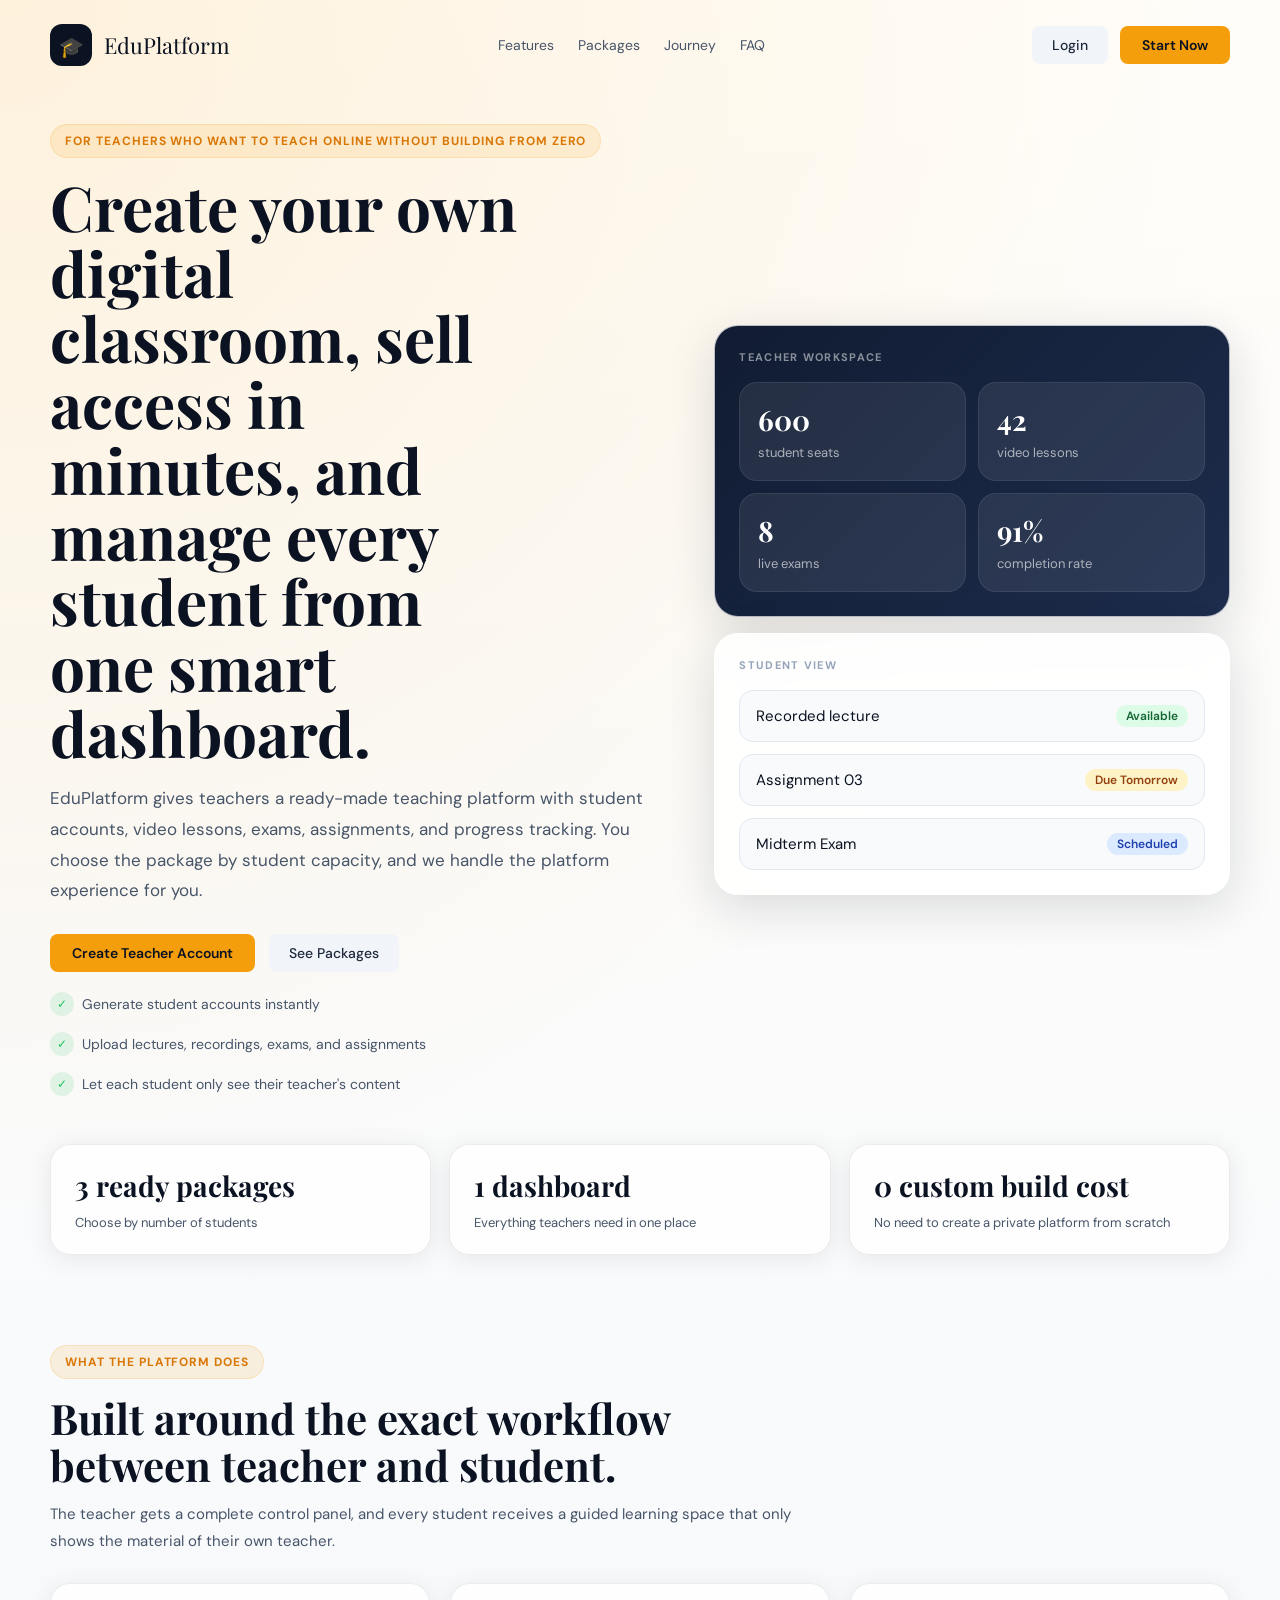
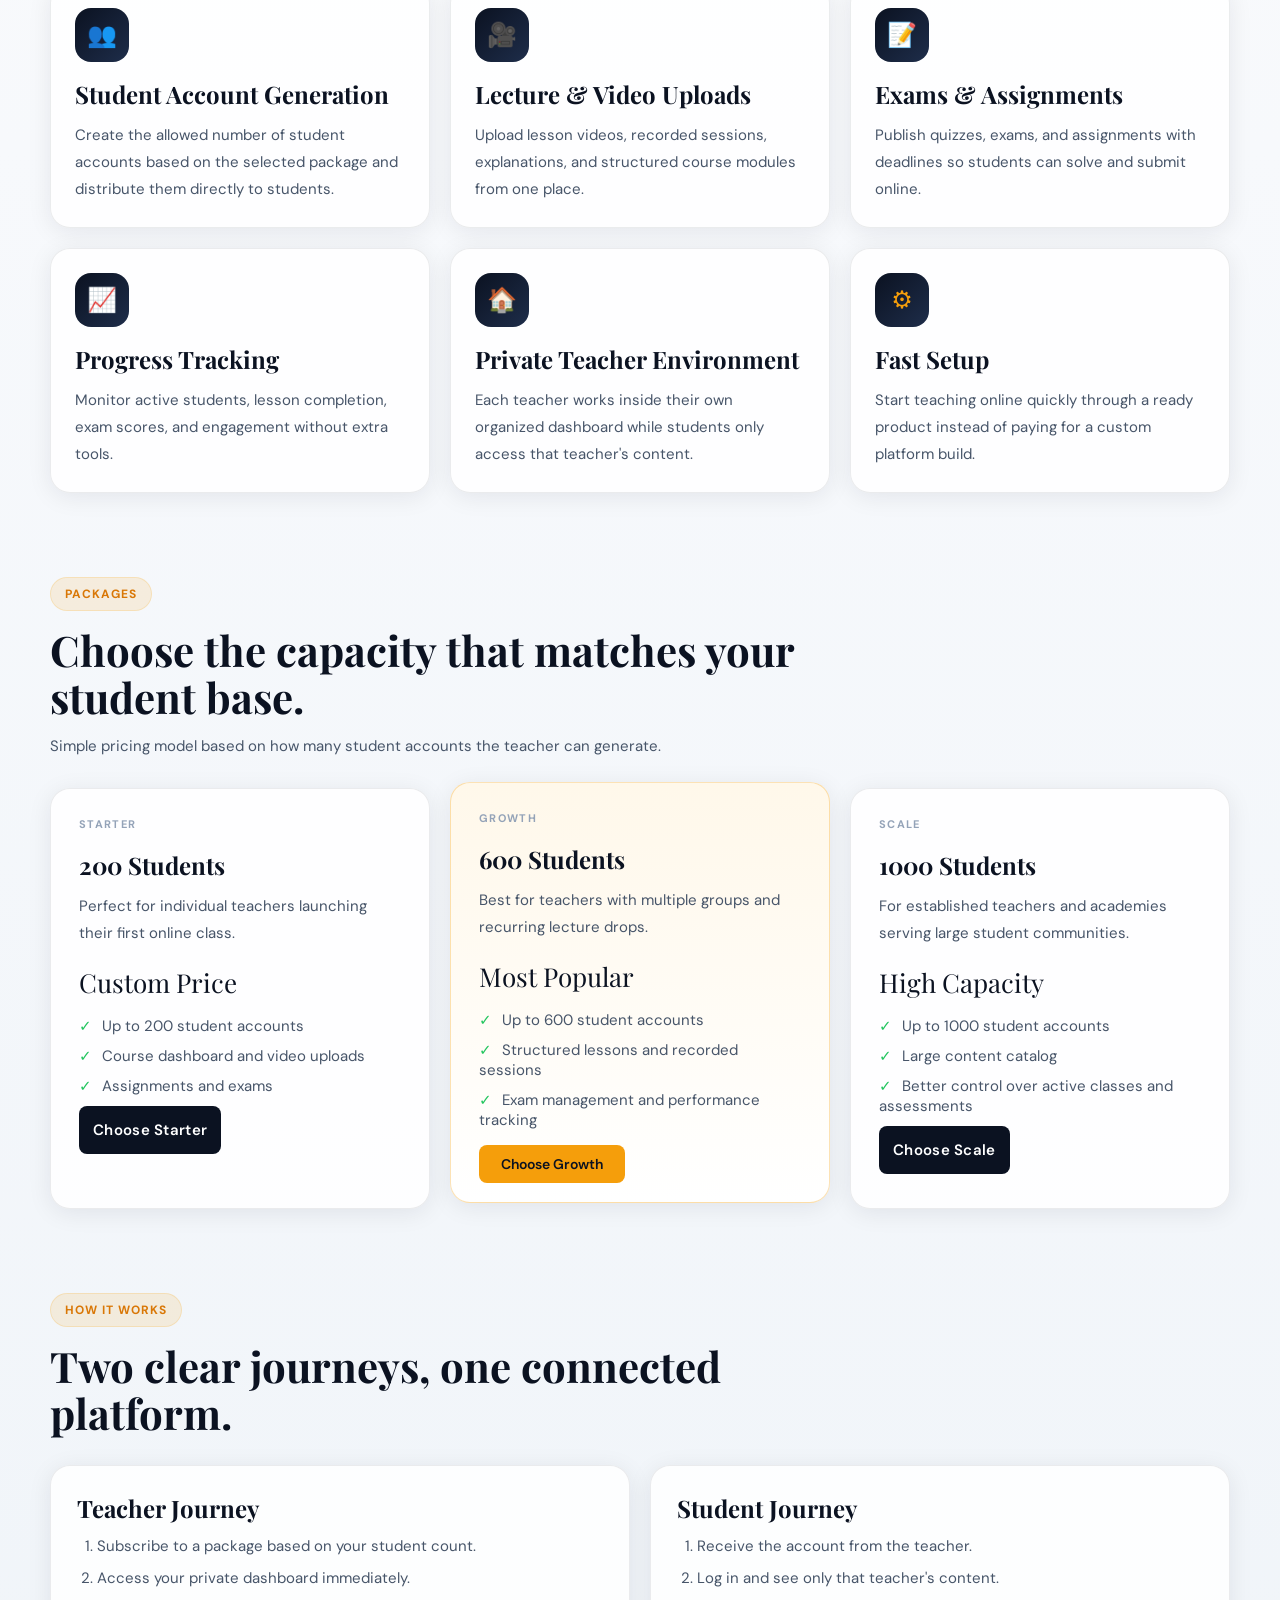
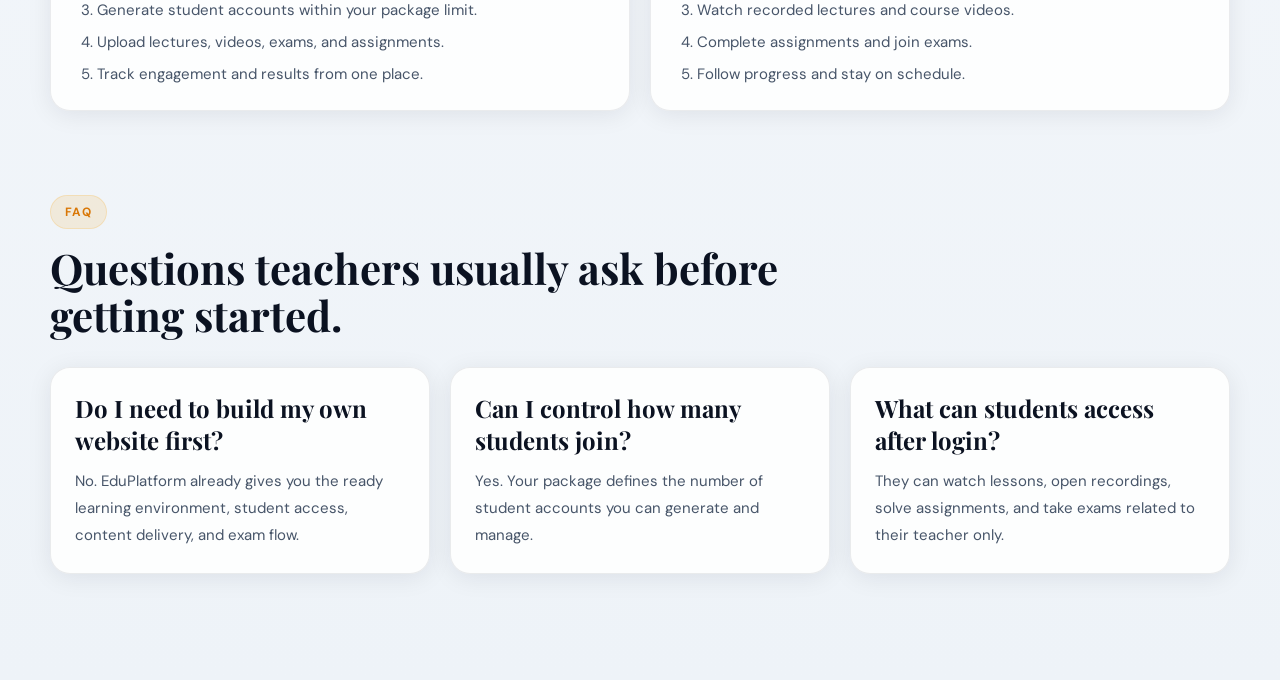
<file: index.html>
<!DOCTYPE html>
<html lang="en">
<head>
  <meta charset="UTF-8" />
  <meta name="viewport" content="width=device-width, initial-scale=1.0" />
  <title>EduPlatform - Launch Your Teaching Platform</title>
  <link rel="stylesheet" href="css/style.css" />
</head>
<body class="landing-body">
  <header class="landing-header">
    <a href="index.html" class="landing-brand">
      <span class="landing-brand__mark">&#127891;</span>
      <span>EduPlatform</span>
    </a>

    <nav class="landing-nav">
      <a href="#features">Features</a>
      <a href="#packages">Packages</a>
      <a href="#journey">Journey</a>
      <a href="#faq">FAQ</a>
    </nav>

    <div class="landing-actions">
      <a href="login.html" class="btn-secondary">Login</a>
      <a href="register.html" class="btn-amber">Start Now</a>
    </div>
  </header>

  <main class="landing-main">
    <section class="hero-section">
      <div>
        <div class="eyebrow">For Teachers Who Want To Teach Online Without Building From Zero</div>
        <h1 class="hero-title">Create your own digital classroom, sell access in minutes, and manage every student from one smart dashboard.</h1>
        <p class="hero-copy">
          EduPlatform gives teachers a ready-made teaching platform with student accounts, video lessons,
          exams, assignments, and progress tracking. You choose the package by student capacity, and we
          handle the platform experience for you.
        </p>

        <div class="hero-actions">
          <a href="register.html" class="btn-amber">Create Teacher Account</a>
          <a href="#packages" class="btn-secondary">See Packages</a>
        </div>

        <div class="hero-points">
          <div class="hero-point"><span>&#10003;</span> Generate student accounts instantly</div>
          <div class="hero-point"><span>&#10003;</span> Upload lectures, recordings, exams, and assignments</div>
          <div class="hero-point"><span>&#10003;</span> Let each student only see their teacher's content</div>
        </div>
      </div>

      <div class="hero-panel">
        <div class="hero-panel__card hero-panel__card--dark">
          <div class="mini-label">Teacher Workspace</div>
          <div class="hero-stat-grid">
            <div class="hero-stat-card">
              <strong>600</strong>
              <span>student seats</span>
            </div>
            <div class="hero-stat-card">
              <strong>42</strong>
              <span>video lessons</span>
            </div>
            <div class="hero-stat-card">
              <strong>8</strong>
              <span>live exams</span>
            </div>
            <div class="hero-stat-card">
              <strong>91%</strong>
              <span>completion rate</span>
            </div>
          </div>
        </div>

        <div class="hero-panel__card">
          <div class="mini-label">Student View</div>
          <div class="student-preview">
            <div class="student-preview__row">
              <span>Recorded lecture</span>
              <span class="badge badge-green">Available</span>
            </div>
            <div class="student-preview__row">
              <span>Assignment 03</span>
              <span class="badge badge-amber">Due Tomorrow</span>
            </div>
            <div class="student-preview__row">
              <span>Midterm Exam</span>
              <span class="badge badge-blue">Scheduled</span>
            </div>
          </div>
        </div>
      </div>
    </section>

    <section class="landing-metrics">
      <div class="metric-box">
        <strong>3 ready packages</strong>
        <span>Choose by number of students</span>
      </div>
      <div class="metric-box">
        <strong>1 dashboard</strong>
        <span>Everything teachers need in one place</span>
      </div>
      <div class="metric-box">
        <strong>0 custom build cost</strong>
        <span>No need to create a private platform from scratch</span>
      </div>
    </section>

    <section class="landing-section" id="features">
      <div class="section-copy">
        <div class="eyebrow">What The Platform Does</div>
        <h2>Built around the exact workflow between teacher and student.</h2>
        <p>
          The teacher gets a complete control panel, and every student receives a guided learning space
          that only shows the material of their own teacher.
        </p>
      </div>

      <div class="feature-grid">
        <article class="feature-card">
          <div class="feature-icon">&#128101;</div>
          <h3>Student Account Generation</h3>
          <p>Create the allowed number of student accounts based on the selected package and distribute them directly to students.</p>
        </article>
        <article class="feature-card">
          <div class="feature-icon">&#127909;</div>
          <h3>Lecture & Video Uploads</h3>
          <p>Upload lesson videos, recorded sessions, explanations, and structured course modules from one place.</p>
        </article>
        <article class="feature-card">
          <div class="feature-icon">&#128221;</div>
          <h3>Exams & Assignments</h3>
          <p>Publish quizzes, exams, and assignments with deadlines so students can solve and submit online.</p>
        </article>
        <article class="feature-card">
          <div class="feature-icon">&#128200;</div>
          <h3>Progress Tracking</h3>
          <p>Monitor active students, lesson completion, exam scores, and engagement without extra tools.</p>
        </article>
        <article class="feature-card">
          <div class="feature-icon">&#127968;</div>
          <h3>Private Teacher Environment</h3>
          <p>Each teacher works inside their own organized dashboard while students only access that teacher's content.</p>
        </article>
        <article class="feature-card">
          <div class="feature-icon">&#9881;</div>
          <h3>Fast Setup</h3>
          <p>Start teaching online quickly through a ready product instead of paying for a custom platform build.</p>
        </article>
      </div>
    </section>

    <section class="landing-section" id="packages">
      <div class="section-copy">
        <div class="eyebrow">Packages</div>
        <h2>Choose the capacity that matches your student base.</h2>
        <p>Simple pricing model based on how many student accounts the teacher can generate.</p>
      </div>

      <div class="pricing-grid">
        <article class="price-card">
          <div class="mini-label">Starter</div>
          <h3>200 Students</h3>
          <p>Perfect for individual teachers launching their first online class.</p>
          <div class="price-tag">Custom Price</div>
          <ul class="price-list">
            <li>Up to 200 student accounts</li>
            <li>Course dashboard and video uploads</li>
            <li>Assignments and exams</li>
          </ul>
          <a href="register.html" class="btn-primary">Choose Starter</a>
        </article>

        <article class="price-card price-card--featured">
          <div class="mini-label">Growth</div>
          <h3>600 Students</h3>
          <p>Best for teachers with multiple groups and recurring lecture drops.</p>
          <div class="price-tag">Most Popular</div>
          <ul class="price-list">
            <li>Up to 600 student accounts</li>
            <li>Structured lessons and recorded sessions</li>
            <li>Exam management and performance tracking</li>
          </ul>
          <a href="register.html" class="btn-amber">Choose Growth</a>
        </article>

        <article class="price-card">
          <div class="mini-label">Scale</div>
          <h3>1000 Students</h3>
          <p>For established teachers and academies serving large student communities.</p>
          <div class="price-tag">High Capacity</div>
          <ul class="price-list">
            <li>Up to 1000 student accounts</li>
            <li>Large content catalog</li>
            <li>Better control over active classes and assessments</li>
          </ul>
          <a href="register.html" class="btn-primary">Choose Scale</a>
        </article>
      </div>
    </section>

    <section class="landing-section" id="journey">
      <div class="section-copy">
        <div class="eyebrow">How It Works</div>
        <h2>Two clear journeys, one connected platform.</h2>
      </div>

      <div class="journey-grid">
        <div class="journey-card">
          <h3>Teacher Journey</h3>
          <ol class="journey-list">
            <li>Subscribe to a package based on your student count.</li>
            <li>Access your private dashboard immediately.</li>
            <li>Generate student accounts within your package limit.</li>
            <li>Upload lectures, videos, exams, and assignments.</li>
            <li>Track engagement and results from one place.</li>
          </ol>
        </div>

        <div class="journey-card">
          <h3>Student Journey</h3>
          <ol class="journey-list">
            <li>Receive the account from the teacher.</li>
            <li>Log in and see only that teacher's content.</li>
            <li>Watch recorded lectures and course videos.</li>
            <li>Complete assignments and join exams.</li>
            <li>Follow progress and stay on schedule.</li>
          </ol>
        </div>
      </div>
    </section>

    <section class="landing-section" id="faq">
      <div class="section-copy">
        <div class="eyebrow">FAQ</div>
        <h2>Questions teachers usually ask before getting started.</h2>
      </div>

      <div class="faq-list">
        <article class="faq-item">
          <h3>Do I need to build my own website first?</h3>
          <p>No. EduPlatform already gives you the ready learning environment, student access, content delivery, and exam flow.</p>
        </article>
        <article class="faq-item">
          <h3>Can I control how many students join?</h3>
          <p>Yes. Your package defines the number of student accounts you can generate and manage.</p>
        </article>
        <article class="faq-item">
          <h3>What can students access after login?</h3>
          <p>They can watch lessons, open recordings, solve assignments, and take exams related to their teacher only.</p>
        </article>
      </div>
    </section>
  </main>
</body>
</html>
</file>
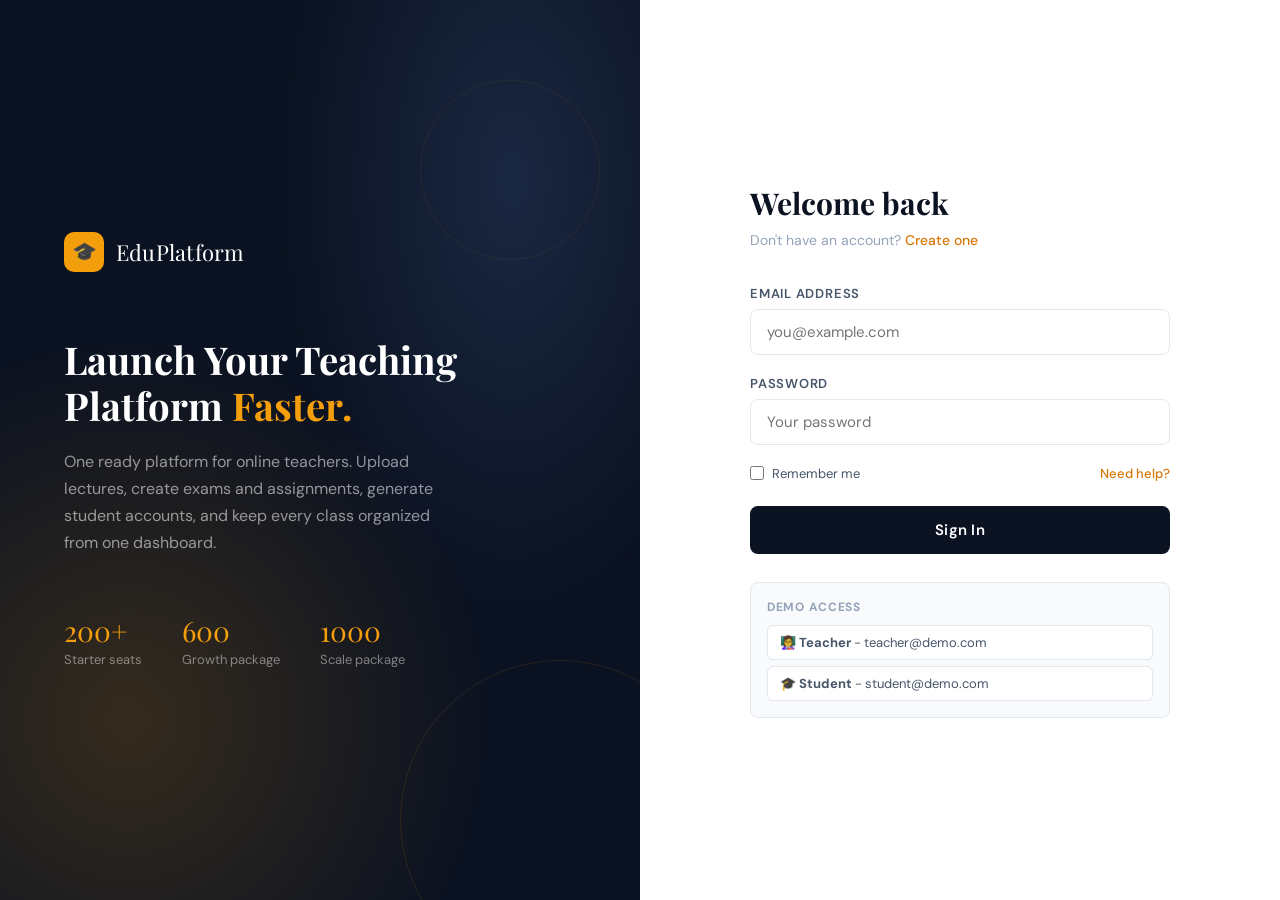
<file: course-details.html>
<!DOCTYPE html>
<html lang="en">
<head>
  <meta charset="UTF-8" />
  <meta name="viewport" content="width=device-width, initial-scale=1.0" />
  <title>Course Details - EduPlatform</title>
  <link rel="stylesheet" href="css/style.css" />
</head>
<body>

<div id="sidebar-overlay" style="display:none;position:fixed;inset:0;background:rgba(0,0,0,0.5);z-index:99"></div>

<div class="app-shell">
  <aside class="sidebar" id="sidebar">
    <div class="sidebar__logo">
      <div class="sidebar__logo-mark">&#127891;</div>
      <span class="sidebar__logo-name">EduPlatform</span>
    </div>
    <div class="sidebar__user">
      <div class="sidebar__avatar" id="sidebar-avatar">U</div>
      <div>
        <div class="sidebar__user-name" id="sidebar-user-name">Loading...</div>
        <div class="sidebar__user-role" id="sidebar-user-role">-</div>
      </div>
    </div>
    <nav class="sidebar__nav" id="sidebar-nav"></nav>
    <div class="sidebar__bottom">
      <button class="sidebar__logout" id="logout-btn">
        <span class="nav-icon">&#128682;</span> Sign Out
      </button>
    </div>
  </aside>

  <div class="main-content">
    <header class="topbar">
      <div class="topbar__left">
        <button class="menu-toggle" id="menu-toggle">&#9776;</button>
        <button class="sidebar-peek-toggle" id="sidebar-peek-toggle" title="Toggle sidebar">&#9776;</button>
        <div>
          <div class="topbar__title" id="page-title">Course Details</div>
          <div class="topbar__breadcrumb">
            <a href="dashboard.html">Home</a> &rsaquo;
            <a href="courses.html">Courses</a> &rsaquo;
            <span id="course-title-crumb">Loading...</span>
          </div>
        </div>
      </div>
      <div class="topbar__right">
        <div class="topbar-search">
          <span class="search-icon">&#128269;</span>
          <input type="text" placeholder="Search..." />
        </div>
        <div style="font-size:13px;font-weight:600;color:var(--navy)" id="topbar-user-name"></div>
      </div>
    </header>

    <main class="page-body" id="course-content">
      <div style="display:flex;align-items:center;justify-content:center;min-height:50vh">
        <div style="width:40px;height:40px;border:3px solid #e2e8f0;border-top-color:#f59e0b;border-radius:50%;animation:spin 0.7s linear infinite"></div>
      </div>
    </main>
  </div>
</div>

<div class="modal-overlay" id="add-lesson-modal">
  <div class="modal">
    <div class="modal-header">
      <div class="modal-title">Add New Lesson</div>
      <button class="modal-close" data-close-modal="add-lesson-modal">&times;</button>
    </div>
    <form id="add-lesson-form" novalidate>
      <div class="form-group">
        <label>Lesson Title</label>
        <input type="text" id="lesson-title" placeholder="e.g. Variables and Data Types" />
        <div class="field-error"></div>
      </div>
      <div class="form-row">
        <div class="form-group">
          <label>Type</label>
          <select id="lesson-type">
            <option value="video">Video</option>
            <option value="article">Article</option>
            <option value="quiz">Quiz</option>
          </select>
        </div>
        <div class="form-group">
          <label>Duration</label>
          <input type="text" id="lesson-duration" placeholder="e.g. 14 min" />
        </div>
      </div>
      <div class="form-group">
        <label>Video URL (optional)</label>
        <input type="url" id="lesson-url" placeholder="https://..." />
      </div>
      <div class="form-group">
        <label>Description</label>
        <textarea id="lesson-desc" rows="3" placeholder="Brief description..." style="resize:vertical"></textarea>
      </div>
      <div class="modal-footer">
        <button type="button" class="btn-secondary" data-close-modal="add-lesson-modal">Cancel</button>
        <button type="submit" class="btn-amber" id="add-lesson-btn">Add Lesson</button>
      </div>
    </form>
  </div>
</div>

<script src="js/main.js"></script>
<script>
  requireAuth();
  populateSidebarUser();

  const user = getUser();
  const isTeacher = user?.role === 'teacher';
  const courseId = getParam('id') || '1';
  if (!isTeacher) document.body.classList.add('student-shell');

  const teacherNav = [
    { icon: '&#127968;', label: 'Dashboard', page: 'dashboard.html' },
    { icon: '&#128218;', label: 'Courses', page: 'courses.html' },
    { icon: '&#128221;', label: 'Exams', page: 'exams.html' },
    { icon: '&#128101;', label: 'Students', page: 'dashboard.html?view=students' },
    { icon: '&#128202;', label: 'Analytics', page: 'dashboard.html?view=analytics' },
    { icon: '&#9881;', label: 'Settings', page: 'dashboard.html?view=settings' },
  ];
  const studentNav = [
    { icon: '&#127968;', label: 'Dashboard', page: 'dashboard.html' },
    { icon: '&#128218;', label: 'My Courses', page: 'courses.html' },
    { icon: '&#128221;', label: 'My Exams', page: 'exams.html', badge: '2' },
    { icon: '&#127942;', label: 'Progress', page: 'dashboard.html?view=progress' },
    { icon: '&#128197;', label: 'Schedule', page: 'dashboard.html?view=schedule' },
    { icon: '&#9881;', label: 'Settings', page: 'dashboard.html?view=settings' },
  ];

  document.getElementById('sidebar-nav').innerHTML =
    '<div class="sidebar__nav-section">Workspace</div>' +
    (isTeacher ? teacherNav : studentNav).map((item) => `
      <a href="${item.page}" class="nav-item" data-page="${item.page}">
        <span class="nav-icon">${item.icon}</span>
        <span>${item.label}</span>
        ${item.badge ? `<span class="nav-badge">${item.badge}</span>` : ''}
      </a>
    `).join('');

  document.querySelectorAll('#sidebar-nav .nav-item').forEach((item) => {
    if (item.getAttribute('href') === 'courses.html') item.classList.add('active');
  });

  document.getElementById('sidebar-peek-toggle')?.addEventListener('click', () => {
    if (isTeacher) return;
    const sidebar = document.getElementById('sidebar');
    const overlay = document.getElementById('sidebar-overlay');
    const open = sidebar.classList.toggle('open');
    overlay.style.display = open ? 'block' : 'none';
  });
  document.getElementById('sidebar-overlay')?.addEventListener('click', () => {
    if (isTeacher) return;
    document.getElementById('sidebar').classList.remove('open');
    document.getElementById('sidebar-overlay').style.display = 'none';
  });

  async function loadCourse() {
    const [course, lessons] = await Promise.all([
      api.get(`/courses/${courseId}`),
      api.get(`/courses/${courseId}/lessons`),
    ]);

    document.getElementById('course-title-crumb').textContent = course.title;
    document.title = `${course.title} - EduPlatform`;

    const completedCount = lessons.filter((lesson) => lesson.completed).length;
    const progressPct = Math.round((completedCount / Math.max(lessons.length, 1)) * 100);

    document.getElementById('course-content').innerHTML = `
      <div class="course-hero">
        <div class="course-hero__icon">${course.emoji || '&#128218;'}</div>
        <div class="course-hero__content">
          <div class="course-hero__category">${course.category}</div>
          <div class="course-hero__title">${course.title}</div>
          <div class="course-hero__desc">${course.description}</div>
          <div class="course-hero__tags">
            <span class="course-hero__tag">&#11088; ${course.rating} rating</span>
            <span class="course-hero__tag">&#128101; ${(course.studentsCount || 0).toLocaleString()} students</span>
            <span class="course-hero__tag">&#128337; ${course.duration}</span>
            <span class="course-hero__tag">${course.level}</span>
          </div>
        </div>
      </div>

      <div class="course-details-grid">
        <div>
          <div class="section-header">
            <div class="section-title">Course Lessons (${lessons.length})</div>
            ${isTeacher
              ? `<button class="btn-amber" onclick="openModal('add-lesson-modal')">+ Add Lesson</button>`
              : `<span style="font-size:13px;color:var(--gray-400)">${completedCount}/${lessons.length} completed</span>`}
          </div>

          ${!isTeacher ? `
            <div class="course-card__progress-bar" style="margin-bottom:20px;height:6px">
              <div class="course-card__progress-fill" style="width:${progressPct}%"></div>
            </div>
          ` : ''}

          <div class="lessons-list">
            ${lessons.map((lesson, index) => `
              <div class="lesson-item ${lesson.completed ? 'completed' : ''} ${lesson.active ? 'active' : ''} ${lesson.locked ? 'locked' : ''}"
                   onclick="${lesson.locked ? '' : `window.location.href='video-lesson.html?courseId=${courseId}&lessonId=${lesson.id}'`}">
                <div class="lesson-num">${lesson.completed ? '&#10003;' : lesson.locked ? '&#128274;' : index + 1}</div>
                <div class="lesson-info">
                  <div class="lesson-title">${lesson.title}</div>
                  <div class="lesson-meta">
                    <span>${lesson.type}</span>
                    <span>&#128337; ${lesson.duration}</span>
                  </div>
                </div>
                <div class="lesson-type">
                  ${lesson.completed
                    ? '<span class="badge badge-green">Done</span>'
                    : lesson.locked
                      ? '<span class="badge badge-gray">Locked</span>'
                      : `<span class="badge badge-amber">${lesson.active ? 'In Progress' : 'Start'}</span>`}
                </div>
              </div>
            `).join('')}
          </div>
        </div>

        <div>
          <div class="info-card">
            <h3>Course Info</h3>
            <div class="info-row"><span class="info-row-label">Instructor</span><span class="info-row-value">${course.instructorName}</span></div>
            <div class="info-row"><span class="info-row-label">Level</span><span class="info-row-value">${course.level}</span></div>
            <div class="info-row"><span class="info-row-label">Duration</span><span class="info-row-value">${course.duration}</span></div>
            <div class="info-row"><span class="info-row-label">Lessons</span><span class="info-row-value">${lessons.length}</span></div>
            <div class="info-row"><span class="info-row-label">Rating</span><span class="info-row-value">&#11088; ${course.rating}</span></div>
            <div class="info-row"><span class="info-row-label">Students</span><span class="info-row-value">${(course.studentsCount || 0).toLocaleString()}</span></div>
            ${!isTeacher ? `<div class="info-row"><span class="info-row-label">Your Progress</span><span class="info-row-value" style="color:var(--amber-dark)">${progressPct}%</span></div>` : ''}
          </div>

          ${!isTeacher ? `
            <div class="info-card" style="margin-top:16px">
              <h3>Continue Learning</h3>
              <p style="font-size:13.5px;color:var(--gray-400);margin-bottom:16px">Pick up where you left off</p>
              <button class="btn-primary" onclick="window.location.href='video-lesson.html?courseId=${courseId}&lessonId=1'" style="width:100%;padding:12px">
                Resume Course
              </button>
            </div>
          ` : `
            <div class="info-card" style="margin-top:16px">
              <h3>Course Actions</h3>
              <div style="display:flex;flex-direction:column;gap:10px;margin-top:8px">
                <button class="btn-primary" style="width:100%;padding:12px" onclick="showToast('Edit mode can be the next step.','info')">Edit Course</button>
                <button class="btn-amber" style="width:100%;padding:12px" onclick="openModal('add-lesson-modal')">+ Add Lesson</button>
                <button class="btn-secondary" style="width:100%;padding:12px" onclick="window.location.href='exams.html'">Create Exam</button>
              </div>
            </div>
          `}
        </div>
      </div>
    `;
  }

  document.getElementById('add-lesson-form').addEventListener('submit', async (event) => {
    event.preventDefault();
    const titleIn = document.getElementById('lesson-title');
    const error = validateField(titleIn, 'required');
    setFieldError(titleIn, error);
    if (error) return;

    const btn = document.getElementById('add-lesson-btn');
    btn.disabled = true;
    btn.innerHTML = '<span class="spinner" style="border-top-color:var(--navy)"></span>Adding...';

    await api.post(`/courses/${courseId}/lessons`, {
      title: titleIn.value.trim(),
      type: document.getElementById('lesson-type').value,
      duration: document.getElementById('lesson-duration').value,
      url: document.getElementById('lesson-url').value,
      description: document.getElementById('lesson-desc').value,
    });

    closeModal('add-lesson-modal');
    showToast('Lesson added successfully.', 'success');
    btn.disabled = false;
    btn.textContent = 'Add Lesson';
    event.target.reset();
    loadCourse();
  });

  loadCourse();
</script>
</body>
</html>
</file>
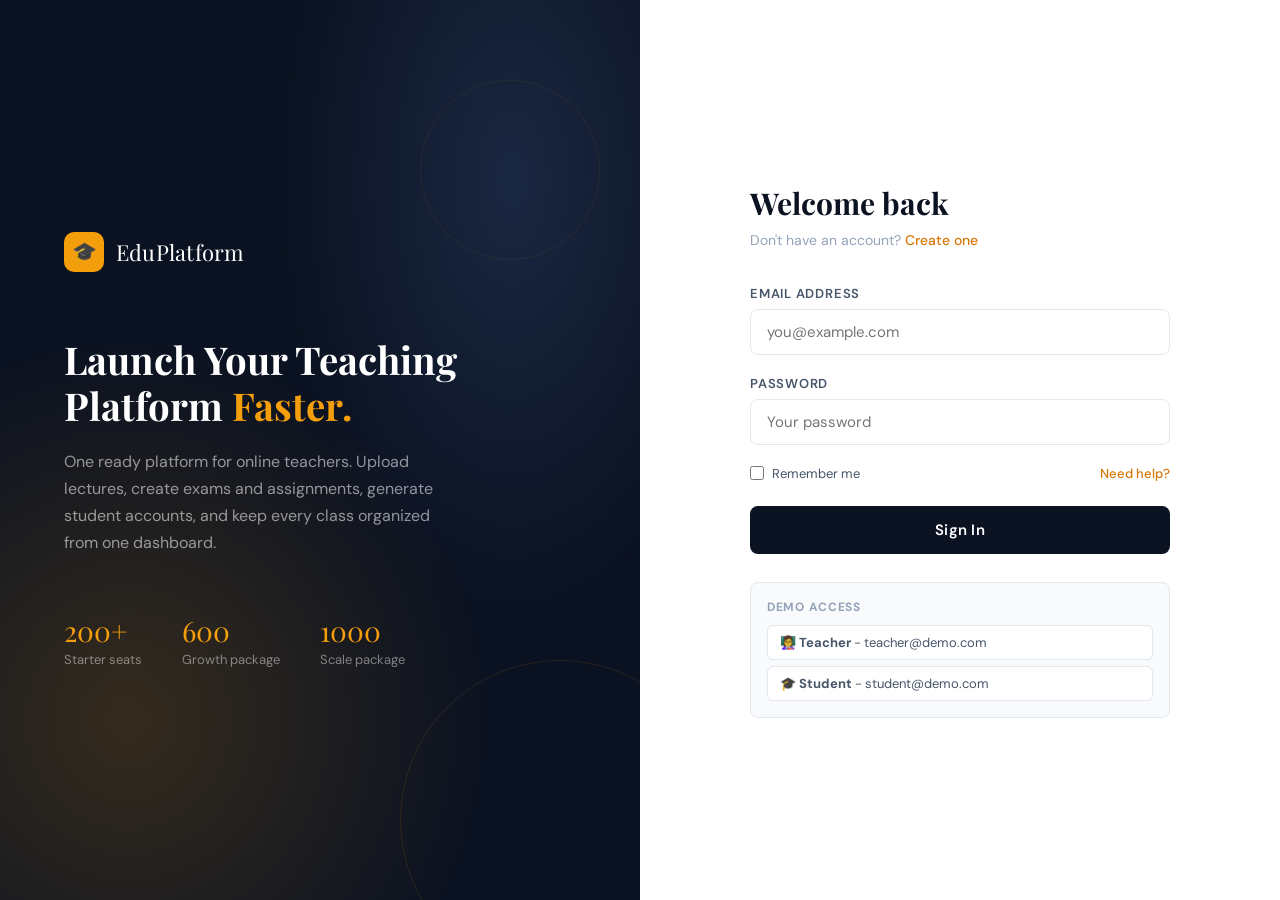
<file: courses.html>
<!DOCTYPE html>
<html lang="en">
<head>
  <meta charset="UTF-8" />
  <meta name="viewport" content="width=device-width, initial-scale=1.0" />
  <title>Courses - EduPlatform</title>
  <link rel="stylesheet" href="css/style.css" />
</head>
<body>

<div id="sidebar-overlay" style="display:none;position:fixed;inset:0;background:rgba(0,0,0,0.5);z-index:99"></div>

<div class="app-shell">
  <aside class="sidebar" id="sidebar">
    <div class="sidebar__logo">
      <div class="sidebar__logo-mark">&#127891;</div>
      <span class="sidebar__logo-name">EduPlatform</span>
    </div>
    <div class="sidebar__user">
      <div class="sidebar__avatar" id="sidebar-avatar">U</div>
      <div>
        <div class="sidebar__user-name" id="sidebar-user-name">Loading...</div>
        <div class="sidebar__user-role" id="sidebar-user-role">-</div>
      </div>
    </div>
    <nav class="sidebar__nav" id="sidebar-nav"></nav>
    <div class="sidebar__bottom">
      <button class="sidebar__logout" id="logout-btn">
        <span class="nav-icon">&#128682;</span> Sign Out
      </button>
    </div>
  </aside>

  <div class="main-content">
    <header class="topbar">
      <div class="topbar__left">
        <button class="menu-toggle" id="menu-toggle">&#9776;</button>
        <button class="sidebar-peek-toggle" id="sidebar-peek-toggle" title="Toggle sidebar">&#9776;</button>
        <div>
          <div class="topbar__title">Courses</div>
          <div class="topbar__breadcrumb"><a href="dashboard.html">Home</a> &rsaquo; Courses</div>
        </div>
      </div>
      <div class="topbar__right">
        <div class="topbar-search">
          <span class="search-icon">&#128269;</span>
          <input type="text" placeholder="Search courses..." id="global-search" />
        </div>
        <div style="font-size:13px;font-weight:600;color:var(--navy)" id="topbar-user-name"></div>
      </div>
    </header>

    <main class="page-body">
      <div class="page-header">
        <h1 id="courses-heading">All Courses</h1>
        <p id="courses-subheading">Explore and manage courses</p>
      </div>

      <div class="filter-bar">
        <input type="text" id="search-courses" placeholder="Search courses by title..." />
        <button class="filter-pill active" data-filter="all">All</button>
        <button class="filter-pill" data-filter="Programming">Programming</button>
        <button class="filter-pill" data-filter="Design">Design</button>
        <button class="filter-pill" data-filter="Mathematics">Mathematics</button>
        <button class="filter-pill" data-filter="Science">Science</button>
        <button class="filter-pill" data-filter="Language">Language</button>
        <div id="teacher-actions" style="margin-left:auto;display:none">
          <button class="btn-amber" onclick="openModal('create-course-modal')">+ New Course</button>
        </div>
      </div>

      <div class="cards-grid" id="courses-grid"></div>

      <div style="text-align:center;margin-top:32px" id="load-more-wrap">
        <button class="btn-secondary" id="load-more-btn" style="padding:12px 32px;font-size:15px">Load more courses</button>
      </div>
    </main>
  </div>
</div>

<div class="modal-overlay" id="create-course-modal">
  <div class="modal">
    <div class="modal-header">
      <div class="modal-title">Create New Course</div>
      <button class="modal-close" data-close-modal="create-course-modal">&times;</button>
    </div>
    <form id="create-course-form" novalidate>
      <div class="form-group">
        <label>Course Title</label>
        <input type="text" id="course-title" placeholder="e.g. Introduction to Python" />
        <div class="field-error"></div>
      </div>
      <div class="form-group">
        <label>Category</label>
        <select id="course-category">
          <option value="">Select category</option>
          <option>Programming</option>
          <option>Design</option>
          <option>Mathematics</option>
          <option>Science</option>
          <option>Language</option>
          <option>Business</option>
        </select>
        <div class="field-error"></div>
      </div>
      <div class="form-row">
        <div class="form-group">
          <label>Level</label>
          <select id="course-level">
            <option value="">Level</option>
            <option>Beginner</option>
            <option>Intermediate</option>
            <option>Advanced</option>
          </select>
        </div>
        <div class="form-group">
          <label>Duration</label>
          <input type="text" id="course-duration" placeholder="e.g. 6 weeks" />
        </div>
      </div>
      <div class="form-group">
        <label>Description</label>
        <textarea id="course-desc" rows="3" placeholder="Course description..." style="resize:vertical"></textarea>
      </div>
      <div class="modal-footer">
        <button type="button" class="btn-secondary" data-close-modal="create-course-modal">Cancel</button>
        <button type="submit" class="btn-amber" id="create-course-btn">Create Course</button>
      </div>
    </form>
  </div>
</div>

<script src="js/main.js"></script>
<script>
  requireAuth();
  populateSidebarUser();

  const user = getUser();
  const isTeacher = user?.role === 'teacher';
  if (!isTeacher) document.body.classList.add('student-shell');

  const teacherNav = [
    { icon: '&#127968;', label: 'Dashboard', page: 'dashboard.html' },
    { icon: '&#128218;', label: 'Courses', page: 'courses.html' },
    { icon: '&#128221;', label: 'Exams', page: 'exams.html' },
    { icon: '&#128101;', label: 'Students', page: 'dashboard.html?view=students' },
    { icon: '&#128202;', label: 'Analytics', page: 'dashboard.html?view=analytics' },
    { icon: '&#9881;', label: 'Settings', page: 'dashboard.html?view=settings' },
  ];
  const studentNav = [
    { icon: '&#127968;', label: 'Dashboard', page: 'dashboard.html' },
    { icon: '&#128218;', label: 'My Courses', page: 'courses.html' },
    { icon: '&#128221;', label: 'My Exams', page: 'exams.html', badge: '2' },
    { icon: '&#127942;', label: 'Progress', page: 'dashboard.html?view=progress' },
    { icon: '&#128197;', label: 'Schedule', page: 'dashboard.html?view=schedule' },
    { icon: '&#9881;', label: 'Settings', page: 'dashboard.html?view=settings' },
  ];

  document.getElementById('sidebar-nav').innerHTML =
    '<div class="sidebar__nav-section">Workspace</div>' +
    (isTeacher ? teacherNav : studentNav).map((item) => `
      <a href="${item.page}" class="nav-item" data-page="${item.page}">
        <span class="nav-icon">${item.icon}</span>
        <span>${item.label}</span>
        ${item.badge ? `<span class="nav-badge">${item.badge}</span>` : ''}
      </a>
    `).join('');

  document.querySelectorAll('#sidebar-nav .nav-item').forEach((item) => {
    if (item.getAttribute('href') === 'courses.html') item.classList.add('active');
  });

  document.getElementById('sidebar-peek-toggle')?.addEventListener('click', () => {
    if (isTeacher) return;
    const sidebar = document.getElementById('sidebar');
    const overlay = document.getElementById('sidebar-overlay');
    const open = sidebar.classList.toggle('open');
    overlay.style.display = open ? 'block' : 'none';
  });
  document.getElementById('sidebar-overlay')?.addEventListener('click', () => {
    if (isTeacher) return;
    document.getElementById('sidebar').classList.remove('open');
    document.getElementById('sidebar-overlay').style.display = 'none';
  });

  if (isTeacher) {
    document.getElementById('courses-heading').textContent = 'My Courses';
    document.getElementById('courses-subheading').textContent = 'Manage and create your course library';
    document.getElementById('teacher-actions').style.display = 'flex';
  } else {
    document.getElementById('courses-heading').textContent = 'Browse Courses';
    document.getElementById('courses-subheading').textContent = 'Discover courses and track your progress';
  }

  let allCourses = [];
  let filteredCourses = [];
  let currentFilter = 'all';
  let searchQuery = '';
  let displayCount = 6;

  async function loadCourses() {
    showSkeletons('courses-grid', 6, 'card');
    allCourses = await api.get(isTeacher ? '/teacher/courses' : '/student/courses');
    applyFilters();
  }

  function applyFilters() {
    filteredCourses = allCourses.filter((course) => {
      const matchCategory = currentFilter === 'all' || course.category === currentFilter;
      const matchSearch = course.title.toLowerCase().includes(searchQuery.toLowerCase());
      return matchCategory && matchSearch;
    });
    renderGrid();
  }

  function renderGrid() {
    const grid = document.getElementById('courses-grid');
    const loadMoreWrap = document.getElementById('load-more-wrap');
    const visible = filteredCourses.slice(0, displayCount);

    if (!visible.length) {
      showEmpty('courses-grid', 'No courses match your search or filter.', '&#128269;');
      loadMoreWrap.style.display = 'none';
      return;
    }

    grid.innerHTML = visible.map(renderCourseCard).join('');
    loadMoreWrap.style.display = filteredCourses.length > displayCount ? 'block' : 'none';
  }

  document.querySelectorAll('.filter-pill').forEach((pill) => {
    pill.addEventListener('click', () => {
      document.querySelectorAll('.filter-pill').forEach((item) => item.classList.remove('active'));
      pill.classList.add('active');
      currentFilter = pill.dataset.filter;
      displayCount = 6;
      applyFilters();
    });
  });

  document.getElementById('search-courses').addEventListener('input', (event) => {
    searchQuery = event.target.value;
    displayCount = 6;
    applyFilters();
  });

  document.getElementById('load-more-btn').addEventListener('click', () => {
    displayCount += 6;
    renderGrid();
  });

  document.getElementById('create-course-form').addEventListener('submit', async (event) => {
    event.preventDefault();
    const titleIn = document.getElementById('course-title');
    const error = validateField(titleIn, 'required');
    setFieldError(titleIn, error);
    if (error) return;

    const btn = document.getElementById('create-course-btn');
    btn.disabled = true;
    btn.innerHTML = '<span class="spinner" style="border-top-color:var(--navy)"></span>Creating...';

    await api.post('/courses', {
      title: titleIn.value.trim(),
      category: document.getElementById('course-category').value,
      level: document.getElementById('course-level').value,
      duration: document.getElementById('course-duration').value,
      description: document.getElementById('course-desc').value,
    });

    closeModal('create-course-modal');
    showToast('Course created successfully.', 'success');
    btn.disabled = false;
    btn.textContent = 'Create Course';
    event.target.reset();
    loadCourses();
  });

  loadCourses();
</script>
</body>
</html>
</file>
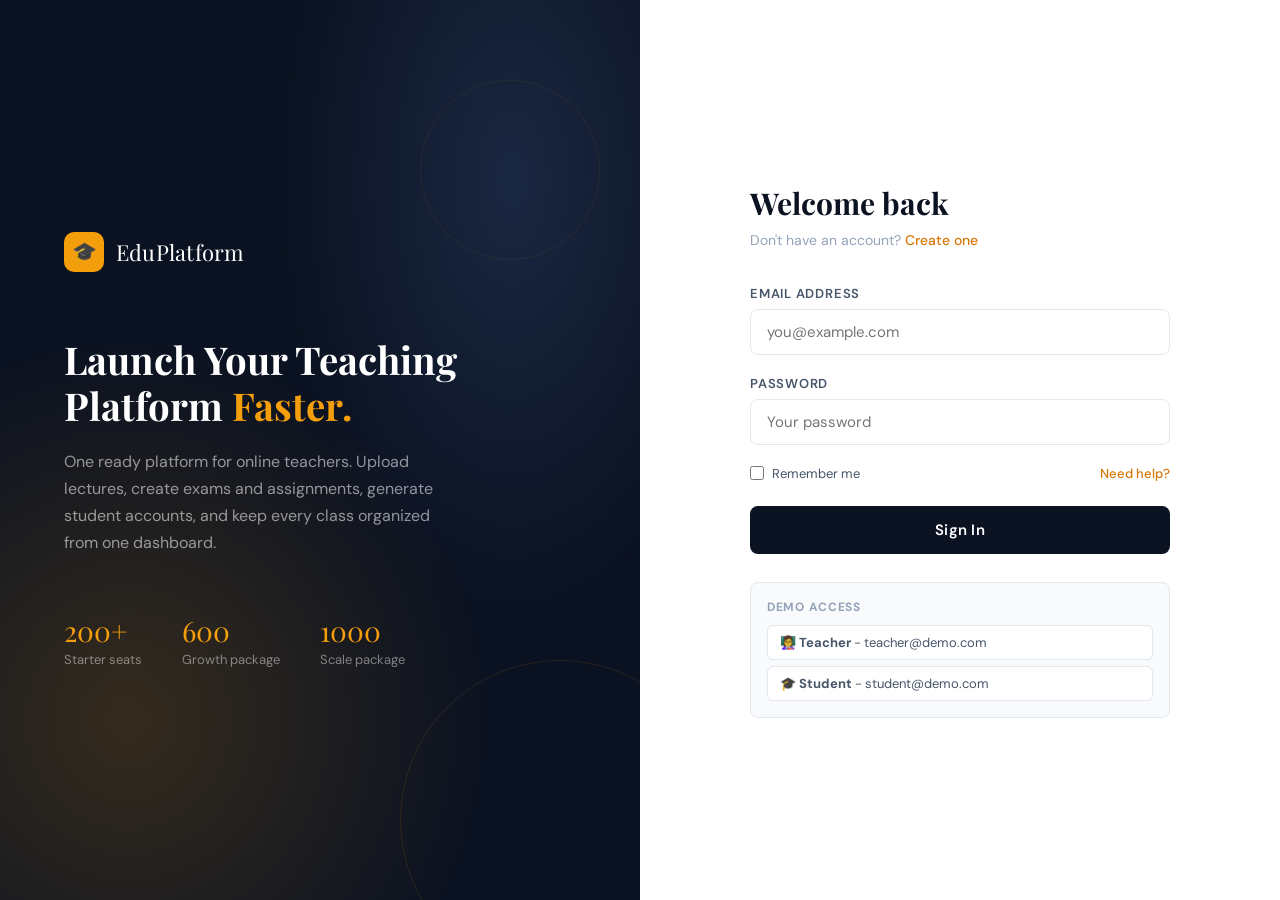
<file: dashboard.html>
<!DOCTYPE html>
<html lang="en">
<head>
  <meta charset="UTF-8" />
  <meta name="viewport" content="width=device-width, initial-scale=1.0" />
  <title>Dashboard - EduPlatform</title>
  <link rel="stylesheet" href="css/style.css" />
</head>
<body>

<div id="sidebar-overlay" style="display:none;position:fixed;inset:0;background:rgba(0,0,0,0.5);z-index:99"></div>

<div class="app-shell">
  <aside class="sidebar" id="sidebar">
    <div class="sidebar__logo">
      <div class="sidebar__logo-mark">&#127891;</div>
      <span class="sidebar__logo-name">EduPlatform</span>
    </div>

    <div class="sidebar__user">
      <div class="sidebar__avatar" id="sidebar-avatar">U</div>
      <div>
        <div class="sidebar__user-name" id="sidebar-user-name">Loading...</div>
        <div class="sidebar__user-role" id="sidebar-user-role">-</div>
      </div>
    </div>

    <nav class="sidebar__nav" id="sidebar-nav"></nav>

    <div class="sidebar__bottom">
      <button class="sidebar__logout" id="logout-btn">
        <span class="nav-icon">&#128682;</span> Sign Out
      </button>
    </div>
  </aside>

  <div class="main-content">
    <header class="topbar">
      <div class="topbar__left">
        <button class="menu-toggle" id="menu-toggle">&#9776;</button>
        <button class="sidebar-peek-toggle" id="sidebar-peek-toggle" title="Toggle sidebar">&#9776;</button>
        <div>
          <div class="topbar__title" id="page-title">Dashboard</div>
          <div class="topbar__breadcrumb">Home &rsaquo; <span id="page-title-crumb">Overview</span></div>
        </div>
      </div>
      <div class="topbar__right">
        <div class="topbar-search">
          <span class="search-icon">&#128269;</span>
          <input type="text" placeholder="Search lessons, students, exams..." id="global-search" />
        </div>
        <div style="font-size:13px;font-weight:600;color:var(--navy)" id="topbar-user-name"></div>
      </div>
    </header>

    <main class="page-body" id="dashboard-content">
      <div style="display:flex;align-items:center;justify-content:center;min-height:60vh">
        <div style="width:40px;height:40px;border:3px solid #e2e8f0;border-top-color:#f59e0b;border-radius:50%;animation:spin 0.7s linear infinite"></div>
      </div>
    </main>
  </div>
</div>

<div class="modal-overlay" id="create-course-modal">
  <div class="modal">
    <div class="modal-header">
      <div class="modal-title">Create New Course</div>
      <button class="modal-close" data-close-modal="create-course-modal">&times;</button>
    </div>
    <form id="create-course-form" novalidate>
      <div class="form-group">
        <label>Course Title</label>
        <input type="text" id="course-title" placeholder="e.g. Advanced Biology" />
        <div class="field-error"></div>
      </div>
      <div class="form-group">
        <label>Category</label>
        <select id="course-category">
          <option value="">Select category</option>
          <option>Programming</option>
          <option>Design</option>
          <option>Mathematics</option>
          <option>Science</option>
          <option>Language</option>
          <option>Business</option>
        </select>
        <div class="field-error"></div>
      </div>
      <div class="form-row">
        <div class="form-group">
          <label>Level</label>
          <select id="course-level">
            <option value="">Level</option>
            <option>Beginner</option>
            <option>Intermediate</option>
            <option>Advanced</option>
          </select>
        </div>
        <div class="form-group">
          <label>Duration</label>
          <input type="text" id="course-duration" placeholder="e.g. 8 weeks" />
        </div>
      </div>
      <div class="form-group">
        <label>Description</label>
        <textarea id="course-desc" rows="3" placeholder="What will students learn?" style="resize:vertical"></textarea>
      </div>
      <div class="modal-footer">
        <button type="button" class="btn-secondary" data-close-modal="create-course-modal">Cancel</button>
        <button type="submit" class="btn-amber" id="create-course-btn">Create Course</button>
      </div>
    </form>
  </div>
</div>

<script src="js/main.js"></script>
<script>
  requireAuth();
  populateSidebarUser();

  const user = getUser();
  const isTeacher = user?.role === 'teacher';
  let currentView = getParam('view') || 'overview';

  if (!isTeacher) {
    document.body.classList.add('student-shell');
  }

  const teacherNav = [
    { icon: '&#127968;', label: 'Dashboard', page: 'dashboard.html', view: 'overview' },
    { icon: '&#128218;', label: 'Courses', page: 'courses.html' },
    { icon: '&#128221;', label: 'Exams', page: 'exams.html' },
    { icon: '&#128101;', label: 'Students', page: '#', view: 'students', badge: 'Seats' },
    { icon: '&#128202;', label: 'Analytics', page: '#', view: 'analytics' },
    { icon: '&#9881;', label: 'Settings', page: '#', view: 'settings' },
  ];

  const studentNav = [
        { icon: '&#127968;', label: 'Dashboard', page: 'dashboard.html', view: 'overview' },
        { icon: '&#128218;', label: 'My Courses', page: 'courses.html' },
        { icon: '&#128221;', label: 'My Exams', page: 'exams.html', badge: '2' },
        { icon: '&#127942;', label: 'Progress', page: '#', view: 'progress' },
        { icon: '&#128197;', label: 'Schedule', page: '#', view: 'schedule' },
        { icon: '&#9881;', label: 'Settings', page: '#', view: 'settings' },
      ];

  const navItems = isTeacher ? teacherNav : studentNav;

  document.getElementById('sidebar-peek-toggle')?.addEventListener('click', () => {
    if (isTeacher) return;
    const sidebar = document.getElementById('sidebar');
    const overlay = document.getElementById('sidebar-overlay');
    const open = sidebar.classList.toggle('open');
    overlay.style.display = open ? 'block' : 'none';
  });

  document.getElementById('sidebar-overlay')?.addEventListener('click', () => {
    if (isTeacher) return;
    document.getElementById('sidebar').classList.remove('open');
    document.getElementById('sidebar-overlay').style.display = 'none';
  });

  document.getElementById('sidebar-nav').innerHTML =
    '<div class="sidebar__nav-section">Workspace</div>' +
    navItems.map((item) => `
      <a href="${item.page}" class="nav-item" data-page="${item.page}" ${item.view ? `data-view="${item.view}"` : ''}>
        <span class="nav-icon">${item.icon}</span>
        <span>${item.label}</span>
        ${item.badge ? `<span class="nav-badge">${item.badge}</span>` : ''}
      </a>
    `).join('');

  document.querySelectorAll('#sidebar-nav .nav-item[data-view]').forEach((item) => {
    item.addEventListener('click', (event) => {
      event.preventDefault();
      currentView = item.dataset.view;
      window.history.replaceState({}, '', currentView === 'overview' ? 'dashboard.html' : `dashboard.html?view=${currentView}`);
      loadCurrentView();
      syncActiveNav();
      if (!isTeacher) {
        document.getElementById('sidebar').classList.remove('open');
        document.getElementById('sidebar-overlay').style.display = 'none';
      }
    });
  });

  function syncActiveNav() {
    document.querySelectorAll('#sidebar-nav .nav-item').forEach((item) => item.classList.remove('active'));
    const active = document.querySelector(`#sidebar-nav .nav-item[data-view="${currentView}"]`)
      || document.querySelector('#sidebar-nav .nav-item[data-page="dashboard.html"]');
    if (active) active.classList.add('active');
  }

  function setTitles(title, crumb) {
    document.getElementById('page-title').textContent = title;
    document.getElementById('page-title-crumb').textContent = crumb;
  }

  function infoCards(items) {
    return `<div class="cards-grid">${items.map((item) => `
      <div class="info-card">
        <h3>${item.title}</h3>
        <p style="font-size:14px;color:var(--gray-600);line-height:1.8">${item.text}</p>
      </div>
    `).join('')}</div>`;
  }

  function scheduleEventCard(event) {
    return `
      <div class="info-card" style="padding:0;overflow:hidden">
        <div style="display:flex;align-items:stretch">
          <div style="width:88px;background:linear-gradient(180deg,var(--navy),var(--navy-light));color:var(--white);display:flex;flex-direction:column;align-items:center;justify-content:center;padding:18px 12px">
            <div style="font-size:11px;letter-spacing:0.08em;text-transform:uppercase;color:rgba(255,255,255,0.55)">${event.month}</div>
            <div style="font-family:var(--font-head);font-size:30px;line-height:1;color:var(--amber)">${event.day}</div>
          </div>
          <div style="flex:1;padding:20px 22px">
            <div style="display:flex;align-items:flex-start;justify-content:space-between;gap:16px;margin-bottom:10px">
              <div>
                <div style="font-family:var(--font-head);font-size:20px;color:var(--navy);margin-bottom:4px">${event.title}</div>
                <div style="font-size:13px;color:var(--gray-400)">${event.course}</div>
              </div>
              <span class="badge ${event.badgeClass}">${event.badge}</span>
            </div>
            <div style="display:flex;flex-wrap:wrap;gap:10px 18px;font-size:13px;color:var(--gray-600);margin-bottom:14px">
              <span>${event.time}</span>
              <span>${event.type}</span>
              <span>${event.note}</span>
            </div>
            <div style="padding:12px 14px;background:var(--gray-50);border-top:1px solid var(--gray-100);border-radius:12px;font-size:13px;color:var(--gray-600)">
              ${event.description}
            </div>
          </div>
        </div>
      </div>
    `;
  }

  function updateStoredUserProfile(fields) {
    const current = getUser();
    if (!current) return;
    const updated = { ...current, ...fields };
    saveSession(updated, getToken());

    try {
      const db = getDemoDb();
      const dbUser = db.users.find((entry) => entry.id === current.id);
      if (dbUser) Object.assign(dbUser, fields);
      saveDemoDb(db);
    } catch {}

    populateSidebarUser();
    return updated;
  }

  async function renderTeacherOverview() {
    setTitles('Teacher Dashboard', 'Teaching Control Center');
    const [stats, courses] = await Promise.all([
      api.get('/teacher/stats'),
      api.get('/teacher/courses?limit=6'),
    ]);

    document.getElementById('dashboard-content').innerHTML = `
      <div style="background:var(--navy);border-radius:var(--radius);padding:28px 32px;margin-bottom:28px;display:flex;align-items:center;justify-content:space-between;gap:20px;position:relative;overflow:hidden">
        <div style="position:absolute;inset:0;background:radial-gradient(ellipse at 80% 50%,rgba(245,158,11,0.15),transparent 60%)"></div>
        <div style="position:relative;z-index:1;max-width:620px">
          <div style="font-size:13px;color:rgba(255,255,255,0.5);margin-bottom:6px">Package driven teaching workspace</div>
          <div style="font-family:var(--font-head);font-size:28px;color:var(--white)">Manage your students, lessons, assignments, and exams from one place.</div>
          <div style="font-size:14px;color:rgba(255,255,255,0.58);margin-top:10px">Create accounts within your package limits, upload recorded lectures, and keep your classes organized online.</div>
        </div>
        <button class="btn-amber" style="position:relative;z-index:1;min-width:180px" onclick="openModal('create-course-modal')">+ Create Course</button>
      </div>

      <div class="stats-row">
        <div class="stat-card">
          <div class="stat-card__icon">&#128101;</div>
          <div class="stat-card__num">${stats.totalStudents}</div>
          <div class="stat-card__label">Student Accounts In Use</div>
          <div class="stat-card__change up">Seats currently active</div>
        </div>
        <div class="stat-card">
          <div class="stat-card__icon">&#128218;</div>
          <div class="stat-card__num">${stats.activeCourses}</div>
          <div class="stat-card__label">Published Courses</div>
          <div class="stat-card__change up">Ready for your students</div>
        </div>
        <div class="stat-card">
          <div class="stat-card__icon">&#127909;</div>
          <div class="stat-card__num">${stats.totalLessons}</div>
          <div class="stat-card__label">Lessons & Uploads</div>
          <div class="stat-card__change up">Across all course modules</div>
        </div>
        <div class="stat-card">
          <div class="stat-card__icon">&#11088;</div>
          <div class="stat-card__num">${stats.avgRating}</div>
          <div class="stat-card__label">Course Rating</div>
          <div class="stat-card__change up">Student feedback snapshot</div>
        </div>
      </div>

      <div class="section-header">
        <div>
          <div class="section-title">Your Teaching Catalog</div>
          <div style="font-size:13px;color:var(--gray-400);margin-top:6px">Courses students can access through their generated accounts</div>
        </div>
        <a href="courses.html" class="section-link">Manage all courses</a>
      </div>
      <div class="cards-grid">${courses.map(renderCourseCard).join('')}</div>

      <div class="section-header" style="margin-top:40px">
        <div>
          <div class="section-title">Teacher Checklist</div>
          <div style="font-size:13px;color:var(--gray-400);margin-top:6px">A clean workflow for launching your next class</div>
        </div>
      </div>
      ${infoCards([
        { title: '1. Generate Student Accounts', text: 'Create student logins based on your package capacity and send the credentials directly to your class.' },
        { title: '2. Upload Lessons', text: 'Add lecture videos, recorded sessions, and structured course lessons so students can learn anytime.' },
        { title: '3. Publish Exams & Assignments', text: 'Build assessments, assign deadlines, and review results from the same teaching dashboard.' },
      ])}
    `;
  }

  async function renderTeacherStudents() {
    setTitles('Students', 'Student Accounts & Capacity');
    const students = await api.get('/teacher/students?limit=6');
    document.getElementById('dashboard-content').innerHTML = `
      <div class="section-header">
        <div>
          <div class="section-title">Student Account Management</div>
          <div style="font-size:13px;color:var(--gray-400);margin-top:6px">Track the students using your package seats and their learning activity.</div>
        </div>
        <button class="btn-amber" onclick="showToast('Student account generator can be the next screen we build.', 'info')">Generate Accounts</button>
      </div>
      <div class="stats-row">
        <div class="stat-card"><div class="stat-card__icon">&#128101;</div><div class="stat-card__num">${students.length}</div><div class="stat-card__label">Visible Students</div></div>
        <div class="stat-card"><div class="stat-card__icon">&#128274;</div><div class="stat-card__num">600</div><div class="stat-card__label">Package Capacity</div></div>
        <div class="stat-card"><div class="stat-card__icon">&#9989;</div><div class="stat-card__num">${students.filter((s) => s.status === 'active').length}</div><div class="stat-card__label">Active Students</div></div>
        <div class="stat-card"><div class="stat-card__icon">&#128200;</div><div class="stat-card__num">${Math.round(students.reduce((sum, s) => sum + s.progress, 0) / students.length)}%</div><div class="stat-card__label">Average Progress</div></div>
      </div>
      <div class="table-wrap">
        <table class="data-table">
          <thead>
            <tr><th>Student</th><th>Course</th><th>Progress</th><th>Status</th></tr>
          </thead>
          <tbody>
            ${students.map((s) => `
              <tr>
                <td><strong>${s.name}</strong><div style="font-size:12px;color:var(--gray-400)">${s.email}</div></td>
                <td>${s.course}</td>
                <td>${s.progress}%</td>
                <td><span class="badge ${s.status === 'active' ? 'badge-green' : 'badge-gray'}">${s.status}</span></td>
              </tr>
            `).join('')}
          </tbody>
        </table>
      </div>
    `;
  }

  async function renderTeacherAnalytics() {
    setTitles('Analytics', 'Teaching Performance');
    const stats = await api.get('/teacher/stats');
    document.getElementById('dashboard-content').innerHTML = `
      <div class="stats-row">
        <div class="stat-card"><div class="stat-card__icon">&#128202;</div><div class="stat-card__num">${stats.totalStudents}</div><div class="stat-card__label">Reach Across Your Courses</div></div>
        <div class="stat-card"><div class="stat-card__icon">&#127909;</div><div class="stat-card__num">${stats.totalLessons}</div><div class="stat-card__label">Uploaded Lessons</div></div>
        <div class="stat-card"><div class="stat-card__icon">&#11088;</div><div class="stat-card__num">${stats.avgRating}</div><div class="stat-card__label">Average Rating</div></div>
        <div class="stat-card"><div class="stat-card__icon">&#128221;</div><div class="stat-card__num">8</div><div class="stat-card__label">Assessments Published</div></div>
      </div>
      ${infoCards([
        { title: 'Course Completion Signal', text: 'Your most engaged students are moving through recorded lessons and exam checkpoints steadily.' },
        { title: 'Content Opportunity', text: 'Courses with longer watch duration can benefit from follow-up assignments and recap quizzes.' },
        { title: 'Package Utilization', text: 'You still have room to onboard more students before reaching your current package limit.' },
      ])}
    `;
  }

  function renderTeacherSettings() {
    setTitles('Settings', 'Teacher Workspace Settings');
    document.getElementById('dashboard-content').innerHTML = `
      ${infoCards([
        { title: 'Package Settings', text: 'Current workspace is configured around student-seat packages. Upgrade logic and billing screen can plug in here next.' },
        { title: 'Branding', text: 'You can use this area for your teacher name, support contact, and classroom branding preferences.' },
        { title: 'Notifications', text: 'Control alerts for new submissions, upcoming exams, and student activity summaries.' },
      ])}
    `;
  }

  async function renderStudentOverview() {
    setTitles('Student Dashboard', 'My Learning Space');
    const [stats, enrolled, upcomingExams] = await Promise.all([
      api.get('/student/stats'),
      api.get('/student/courses?limit=4'),
      api.get('/student/exams/upcoming'),
    ]);
    document.getElementById('dashboard-content').innerHTML = `
      <div style="background:var(--navy);border-radius:var(--radius);padding:28px 32px;margin-bottom:28px;display:flex;align-items:center;justify-content:space-between;gap:20px;position:relative;overflow:hidden">
        <div style="position:absolute;inset:0;background:radial-gradient(ellipse at 80% 50%,rgba(245,158,11,0.15),transparent 60%)"></div>
        <div style="position:relative;z-index:1">
          <div style="font-size:13px;color:rgba(255,255,255,0.5);margin-bottom:6px">Your teacher has shared this workspace with you</div>
          <div style="font-family:var(--font-head);font-size:26px;color:var(--white)">Watch lessons, solve assignments, and take your exams in one place.</div>
          <div style="font-size:14px;color:rgba(255,255,255,0.58);margin-top:8px">Everything below belongs to your teacher's classroom and is ready for you to continue.</div>
        </div>
        <div style="position:relative;z-index:1;text-align:center;background:rgba(255,255,255,0.07);border:1px solid rgba(255,255,255,0.12);border-radius:var(--radius);padding:16px 24px">
          <div style="font-family:var(--font-head);font-size:32px;color:var(--amber)">${stats.avgScore}%</div>
          <div style="font-size:12px;color:rgba(255,255,255,0.45);text-transform:uppercase;letter-spacing:0.08em">Average Score</div>
        </div>
      </div>

      <div class="stats-row">
        <div class="stat-card"><div class="stat-card__icon">&#9989;</div><div class="stat-card__num">${stats.completedCourses}</div><div class="stat-card__label">Completed Courses</div></div>
        <div class="stat-card"><div class="stat-card__icon">&#128214;</div><div class="stat-card__num">${stats.inProgressCourses}</div><div class="stat-card__label">Courses In Progress</div></div>
        <div class="stat-card"><div class="stat-card__icon">&#128221;</div><div class="stat-card__num">${stats.totalExams}</div><div class="stat-card__label">Exams Tracked</div></div>
        <div class="stat-card"><div class="stat-card__icon">&#127942;</div><div class="stat-card__num">${stats.avgScore}%</div><div class="stat-card__label">Average Score</div></div>
      </div>

      <div class="section-header">
        <div><div class="section-title">Continue Watching</div><div style="font-size:13px;color:var(--gray-400);margin-top:6px">Courses and recordings shared by your teacher</div></div>
        <a href="courses.html" class="section-link">Open all courses</a>
      </div>
      <div class="cards-grid">${enrolled.map(renderCourseCard).join('')}</div>

      <div class="section-header" style="margin-top:40px">
        <div><div class="section-title">Upcoming Exams</div><div style="font-size:13px;color:var(--gray-400);margin-top:6px">Stay ready for the next exam window</div></div>
        <a href="exams.html" class="section-link">See exam page</a>
      </div>
      <div class="exams-grid" style="grid-template-columns:repeat(auto-fill,minmax(260px,1fr))">${upcomingExams.map(renderExamCard).join('')}</div>
    `;
  }

  async function renderStudentProgress() {
    setTitles('Progress', 'My Course Progress');
    const courses = await api.get('/student/courses?limit=4');
    document.getElementById('dashboard-content').innerHTML = `
      <div class="section-header">
        <div><div class="section-title">Progress Tracker</div><div style="font-size:13px;color:var(--gray-400);margin-top:6px">See how far you have moved inside each course.</div></div>
      </div>
      <div class="cards-grid">${courses.map((course) => `
        <div class="info-card">
          <h3>${course.title}</h3>
          <div class="course-card__progress-bar" style="margin:16px 0 8px;height:8px">
            <div class="course-card__progress-fill" style="width:${course.progress || 0}%"></div>
          </div>
          <p style="font-size:14px;color:var(--gray-600);line-height:1.8">${course.progress || 0}% completed. Continue from the course page to unlock the next lessons.</p>
        </div>
      `).join('')}</div>
    `;
  }

  async function renderStudentSchedule() {
    setTitles('Schedule', 'Upcoming Learning Schedule');
    const exams = await api.get('/student/exams/upcoming');
    const today = new Date();
    const courseMap = await api.get('/student/courses?limit=4');
    const learningEvents = [
      ...exams.map((exam) => {
        const date = exam.dueDate ? new Date(exam.dueDate) : today;
        return {
          month: date.toLocaleDateString(undefined, { month: 'short' }).toUpperCase(),
          day: date.getDate(),
          title: exam.title,
          course: exam.courseName,
          time: `Exam window · ${date.toLocaleDateString()}`,
          type: 'Online exam',
          note: `${exam.duration} min`,
          description: 'Be ready before the timer starts and review the related lessons before opening the exam.',
          badge: exam.status === 'pending' ? 'Upcoming' : exam.status,
          badgeClass: 'badge-amber',
        };
      }),
      ...courseMap.slice(0, 2).map((course, index) => ({
        month: today.toLocaleDateString(undefined, { month: 'short' }).toUpperCase(),
        day: today.getDate() + index + 1,
        title: `${course.title} study block`,
        course: course.title,
        time: 'Suggested session · 7:00 PM',
        type: 'Lesson review',
        note: `${course.progress || 0}% complete`,
        description: 'A suggested study session generated from your current progress so you can keep moving forward.',
        badge: 'Recommended',
        badgeClass: 'badge-blue',
      })),
    ].sort((a, b) => a.day - b.day);

    document.getElementById('dashboard-content').innerHTML = `
      <div style="background:var(--white);border:1px solid var(--gray-200);box-shadow:var(--shadow);border-radius:var(--radius);padding:24px 24px 10px;margin-bottom:24px">
        <div class="section-header" style="margin-bottom:18px">
          <div>
            <div class="section-title">This Week</div>
            <div style="font-size:13px;color:var(--gray-400);margin-top:6px">A cleaner view for exams, study blocks, and what needs your attention next.</div>
          </div>
          <span class="badge badge-blue">${learningEvents.length} items</span>
        </div>
        <div style="display:flex;flex-direction:column;gap:16px">
          ${learningEvents.map(scheduleEventCard).join('')}
        </div>
      </div>
      <div class="stats-row">
        <div class="stat-card">
          <div class="stat-card__icon">&#128197;</div>
          <div class="stat-card__num">${exams.length}</div>
          <div class="stat-card__label">Upcoming Exams</div>
        </div>
        <div class="stat-card">
          <div class="stat-card__icon">&#9200;</div>
          <div class="stat-card__num">2</div>
          <div class="stat-card__label">Suggested Study Blocks</div>
        </div>
        <div class="stat-card">
          <div class="stat-card__icon">&#9989;</div>
          <div class="stat-card__num">${courseMap.filter((course) => (course.progress || 0) > 0).length}</div>
          <div class="stat-card__label">Active Courses</div>
        </div>
      </div>
    `;
  }

  function renderStudentSettings() {
    setTitles('Settings', 'Student Preferences');
    const profile = getUser() || {};
    document.getElementById('dashboard-content').innerHTML = `
      <div style="display:grid;grid-template-columns:minmax(0,1.25fr) minmax(280px,0.75fr);gap:24px;align-items:start" id="student-settings-grid">
        <div class="info-card">
          <div class="section-header" style="margin-bottom:24px">
            <div>
              <div class="section-title">Edit Profile</div>
              <div style="font-size:13px;color:var(--gray-400);margin-top:6px">Update your basic account information and how your teacher sees you inside the platform.</div>
            </div>
            <span class="badge badge-blue">Student Account</span>
          </div>

          <form id="student-settings-form" novalidate>
            <div class="form-row">
              <div class="form-group">
                <label for="student-name">Full Name</label>
                <input type="text" id="student-name" value="${profile.name || ''}" placeholder="Your full name" />
                <div class="field-error"></div>
              </div>
              <div class="form-group">
                <label for="student-email">Email Address</label>
                <input type="email" id="student-email" value="${profile.email || ''}" placeholder="your@email.com" />
                <div class="field-error"></div>
              </div>
            </div>

            <div class="form-row">
              <div class="form-group">
                <label for="student-phone">Phone Number</label>
                <input type="text" id="student-phone" value="${profile.phone || ''}" placeholder="Optional contact number" />
                <div class="field-error"></div>
              </div>
              <div class="form-group">
                <label for="student-grade">Grade / Level</label>
                <input type="text" id="student-grade" value="${profile.grade || ''}" placeholder="e.g. Grade 11" />
                <div class="field-error"></div>
              </div>
            </div>

            <div class="form-group">
              <label for="student-bio">Short Bio</label>
              <textarea id="student-bio" rows="4" placeholder="A short note about your learning goals">${profile.bio || ''}</textarea>
              <div class="field-error"></div>
            </div>

            <div class="section-header" style="margin:26px 0 14px">
              <div class="section-title" style="font-size:18px">Preferences</div>
            </div>

            <div style="display:grid;gap:14px;margin-bottom:22px">
              <label style="display:flex;align-items:flex-start;gap:12px;padding:14px 16px;border:1px solid var(--gray-200);border-radius:14px;background:var(--gray-50)">
                <input type="checkbox" id="pref-exam-reminders" ${profile.prefExamReminders === false ? '' : 'checked'} style="accent-color:var(--amber);margin-top:2px" />
                <span style="display:block">
                  <strong style="display:block;color:var(--navy);font-size:14px;margin-bottom:4px">Exam reminders</strong>
                  <span style="font-size:13px;color:var(--gray-600)">Get reminders before exam windows and deadlines.</span>
                </span>
              </label>
              <label style="display:flex;align-items:flex-start;gap:12px;padding:14px 16px;border:1px solid var(--gray-200);border-radius:14px;background:var(--gray-50)">
                <input type="checkbox" id="pref-lesson-alerts" ${profile.prefLessonAlerts === false ? '' : 'checked'} style="accent-color:var(--amber);margin-top:2px" />
                <span style="display:block">
                  <strong style="display:block;color:var(--navy);font-size:14px;margin-bottom:4px">Lesson release alerts</strong>
                  <span style="font-size:13px;color:var(--gray-600)">Know when your teacher uploads new videos or materials.</span>
                </span>
              </label>
            </div>

            <div style="display:flex;justify-content:flex-end;gap:12px">
              <button type="button" class="btn-secondary" id="student-settings-reset">Reset</button>
              <button type="submit" class="btn-primary" id="student-settings-save" style="width:auto;padding-inline:26px">Save Changes</button>
            </div>
          </form>
        </div>

        <div style="display:grid;gap:16px">
          <div class="info-card">
            <h3>Profile Summary</h3>
            <div style="display:flex;align-items:center;gap:14px;margin-bottom:16px">
              <div style="width:54px;height:54px;border-radius:50%;background:var(--navy);color:var(--amber);display:flex;align-items:center;justify-content:center;font-weight:700;font-size:18px" id="student-profile-initials">${(profile.name || 'S').split(' ').map((word) => word[0]).join('').slice(0,2).toUpperCase()}</div>
              <div>
                <div style="font-weight:700;color:var(--navy);font-size:16px" id="student-profile-name">${profile.name || 'Student'}</div>
                <div style="font-size:13px;color:var(--gray-400)" id="student-profile-email">${profile.email || ''}</div>
              </div>
            </div>
            <div class="info-row"><span class="info-row-label">Role</span><span class="info-row-value">Student</span></div>
            <div class="info-row"><span class="info-row-label">Grade</span><span class="info-row-value" id="student-profile-grade">${profile.grade || 'Not set'}</span></div>
            <div class="info-row"><span class="info-row-label">Phone</span><span class="info-row-value" id="student-profile-phone">${profile.phone || 'Not set'}</span></div>
          </div>

          <div class="info-card">
            <h3>Account Help</h3>
            <p style="font-size:14px;color:var(--gray-600);line-height:1.8;margin-bottom:12px">Use this area to keep your student profile accurate. Your teacher may use these details to organize groups and communication.</p>
            <div style="display:grid;gap:10px">
              <div class="badge badge-amber" style="width:max-content">Profile updates save locally in this demo</div>
              <div class="badge badge-blue" style="width:max-content">Ready for backend connection later</div>
            </div>
          </div>
        </div>
      </div>
    `;

    const form = document.getElementById('student-settings-form');
    const saveBtn = document.getElementById('student-settings-save');
    const resetBtn = document.getElementById('student-settings-reset');

    form.addEventListener('submit', (event) => {
      event.preventDefault();
      const nameIn = document.getElementById('student-name');
      const emailIn = document.getElementById('student-email');
      const nameErr = validateField(nameIn, 'required');
      const emailErr = validateField(emailIn, 'required') || validateField(emailIn, 'email');
      setFieldError(nameIn, nameErr);
      setFieldError(emailIn, emailErr);
      if (nameErr || emailErr) return;

      saveBtn.disabled = true;
      saveBtn.textContent = 'Saving...';

      const updated = updateStoredUserProfile({
        name: nameIn.value.trim(),
        email: emailIn.value.trim(),
        phone: document.getElementById('student-phone').value.trim(),
        grade: document.getElementById('student-grade').value.trim(),
        bio: document.getElementById('student-bio').value.trim(),
        prefExamReminders: document.getElementById('pref-exam-reminders').checked,
        prefLessonAlerts: document.getElementById('pref-lesson-alerts').checked,
      });

      if (updated) {
        document.getElementById('student-profile-initials').textContent = (updated.name || 'S').split(' ').map((word) => word[0]).join('').slice(0,2).toUpperCase();
        document.getElementById('student-profile-name').textContent = updated.name || 'Student';
        document.getElementById('student-profile-email').textContent = updated.email || '';
        document.getElementById('student-profile-grade').textContent = updated.grade || 'Not set';
        document.getElementById('student-profile-phone').textContent = updated.phone || 'Not set';
      }

      showToast('Profile updated successfully.', 'success');
      saveBtn.disabled = false;
      saveBtn.textContent = 'Save Changes';
    });

    resetBtn.addEventListener('click', () => {
      renderStudentSettings();
    });
  }

  async function loadCurrentView() {
    if (isTeacher) {
      if (currentView === 'students') return renderTeacherStudents();
      if (currentView === 'analytics') return renderTeacherAnalytics();
      if (currentView === 'settings') return renderTeacherSettings();
      return renderTeacherOverview();
    }

    if (currentView === 'progress') return renderStudentProgress();
    if (currentView === 'schedule') return renderStudentSchedule();
    if (currentView === 'settings') return renderStudentSettings();
    return renderStudentOverview();
  }

  document.getElementById('create-course-form').addEventListener('submit', async (event) => {
    event.preventDefault();
    const titleIn = document.getElementById('course-title');
    const error = validateField(titleIn, 'required');
    setFieldError(titleIn, error);
    if (error) return;

    const btn = document.getElementById('create-course-btn');
    btn.disabled = true;
    btn.innerHTML = '<span class="spinner" style="border-top-color:var(--navy)"></span>Creating...';

    await api.post('/courses', {
      title: titleIn.value.trim(),
      category: document.getElementById('course-category').value,
      level: document.getElementById('course-level').value,
      duration: document.getElementById('course-duration').value,
      description: document.getElementById('course-desc').value,
    });

    closeModal('create-course-modal');
    showToast('Course created successfully.', 'success');
    btn.disabled = false;
    btn.textContent = 'Create Course';
    event.target.reset();
    currentView = 'overview';
    window.history.replaceState({}, '', 'dashboard.html');
    syncActiveNav();
    loadCurrentView();
  });

  syncActiveNav();
  loadCurrentView();
</script>
</body>
</html>
</file>
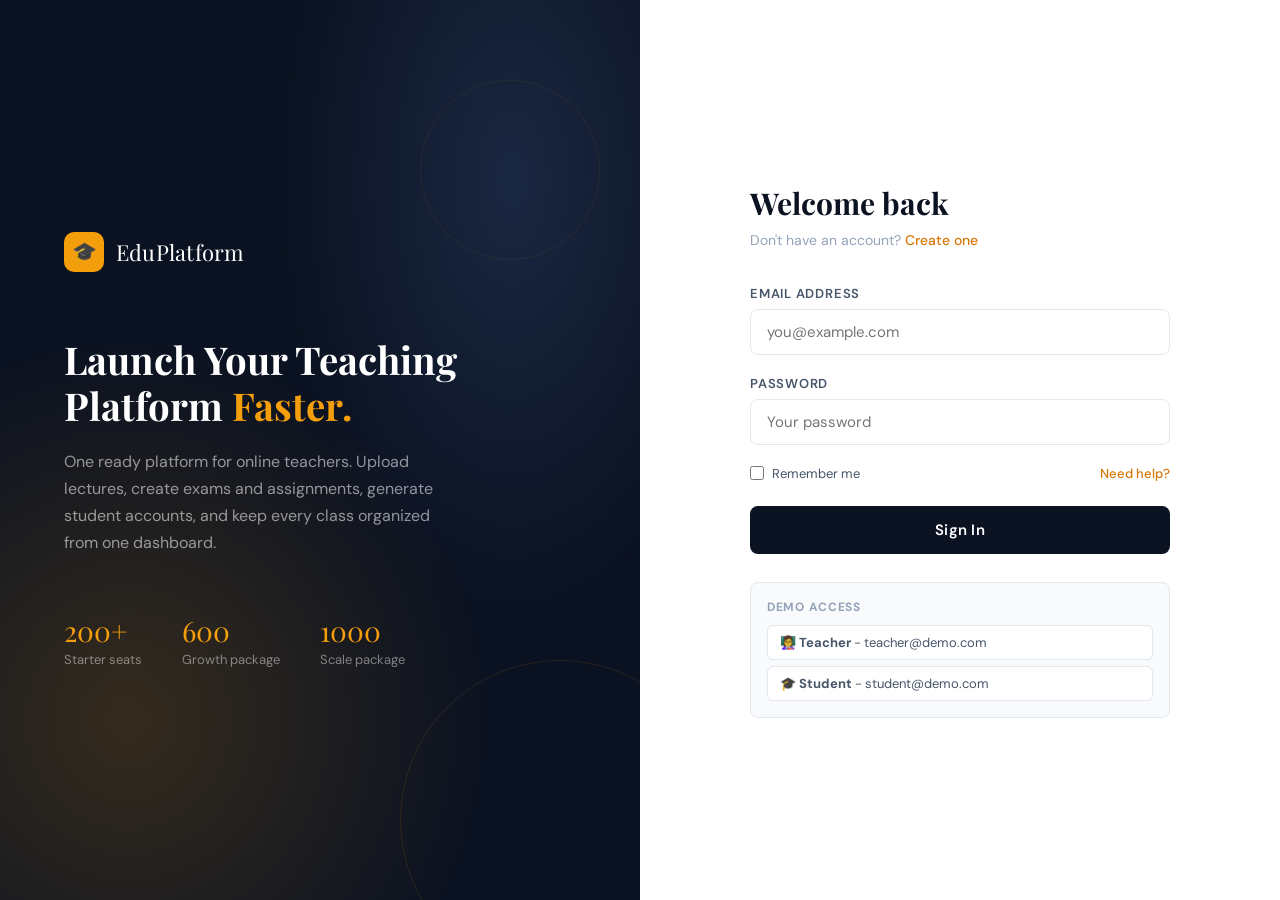
<file: exams.html>
<!DOCTYPE html>
<html lang="en">
<head>
  <meta charset="UTF-8" />
  <meta name="viewport" content="width=device-width, initial-scale=1.0" />
  <title>Exams - EduPlatform</title>
  <link rel="stylesheet" href="css/style.css" />
</head>
<body>

<div id="sidebar-overlay" style="display:none;position:fixed;inset:0;background:rgba(0,0,0,0.5);z-index:99"></div>

<div class="app-shell">
  <aside class="sidebar" id="sidebar">
    <div class="sidebar__logo">
      <div class="sidebar__logo-mark">&#127891;</div>
      <span class="sidebar__logo-name">EduPlatform</span>
    </div>
    <div class="sidebar__user">
      <div class="sidebar__avatar" id="sidebar-avatar">U</div>
      <div>
        <div class="sidebar__user-name" id="sidebar-user-name">Loading...</div>
        <div class="sidebar__user-role" id="sidebar-user-role">-</div>
      </div>
    </div>
    <nav class="sidebar__nav" id="sidebar-nav"></nav>
    <div class="sidebar__bottom">
      <button class="sidebar__logout" id="logout-btn">
        <span class="nav-icon">&#128682;</span> Sign Out
      </button>
    </div>
  </aside>

  <div class="main-content">
    <header class="topbar">
      <div class="topbar__left">
        <button class="menu-toggle" id="menu-toggle">&#9776;</button>
        <button class="sidebar-peek-toggle" id="sidebar-peek-toggle" title="Toggle sidebar">&#9776;</button>
        <div>
          <div class="topbar__title">Exams</div>
          <div class="topbar__breadcrumb"><a href="dashboard.html">Home</a> &rsaquo; Exams</div>
        </div>
      </div>
      <div class="topbar__right">
        <div class="topbar-search">
          <span class="search-icon">&#128269;</span>
          <input type="text" placeholder="Search exams..." id="search-exams" />
        </div>
        <div style="font-size:13px;font-weight:600;color:var(--navy)" id="topbar-user-name"></div>
      </div>
    </header>

    <main class="page-body">
      <div class="page-header" style="display:flex;align-items:flex-start;justify-content:space-between">
        <div>
          <h1 id="exams-heading">Exams</h1>
          <p id="exams-subheading">Loading...</p>
        </div>
        <div id="teacher-exam-actions" style="display:none;margin-top:4px">
          <button class="btn-amber" onclick="openModal('create-exam-modal')">+ Create Exam</button>
        </div>
      </div>

      <div class="stats-row" id="exam-stats" style="display:none"></div>

      <div class="filter-bar" style="margin-bottom:24px">
        <button class="filter-pill active" data-status="all">All Exams</button>
        <button class="filter-pill" data-status="pending">Pending</button>
        <button class="filter-pill" data-status="completed">Completed</button>
        <button class="filter-pill" data-status="missed">Missed</button>
      </div>

      <div class="exams-grid" id="exams-grid"></div>
    </main>
  </div>
</div>

<div class="modal-overlay" id="create-exam-modal">
  <div class="modal">
    <div class="modal-header">
      <div class="modal-title">Create New Exam</div>
      <button class="modal-close" data-close-modal="create-exam-modal">&times;</button>
    </div>
    <form id="create-exam-form" novalidate>
      <div class="form-group">
        <label>Exam Title</label>
        <input type="text" id="exam-title" placeholder="e.g. Python Midterm Exam" />
        <div class="field-error"></div>
      </div>
      <div class="form-group">
        <label>Course</label>
        <select id="exam-course">
          <option value="">Select a course</option>
          <option value="1">Python Fundamentals</option>
          <option value="2">Data Structures & Algorithms</option>
          <option value="3">UI/UX Design Fundamentals</option>
        </select>
        <div class="field-error"></div>
      </div>
      <div class="form-row">
        <div class="form-group">
          <label>Duration (minutes)</label>
          <input type="number" id="exam-duration" placeholder="30" min="5" max="180" />
        </div>
        <div class="form-group">
          <label>Total Questions</label>
          <input type="number" id="exam-questions" placeholder="20" min="1" max="100" />
        </div>
      </div>
      <div class="form-group">
        <label>Due Date</label>
        <input type="date" id="exam-due" />
      </div>
      <div class="form-group">
        <label>Instructions (optional)</label>
        <textarea id="exam-instructions" rows="3" placeholder="Exam instructions for students..." style="resize:vertical"></textarea>
      </div>
      <div class="modal-footer">
        <button type="button" class="btn-secondary" data-close-modal="create-exam-modal">Cancel</button>
        <button type="submit" class="btn-amber" id="create-exam-btn">Create Exam</button>
      </div>
    </form>
  </div>
</div>

<script src="js/main.js"></script>
<script>
  requireAuth();
  populateSidebarUser();

  const user = getUser();
  const isTeacher = user?.role === 'teacher';
  if (!isTeacher) document.body.classList.add('student-shell');

  const navItems = isTeacher
    ? [
        { icon: '&#127968;', label: 'Dashboard', page: 'dashboard.html' },
        { icon: '&#128218;', label: 'Courses', page: 'courses.html' },
        { icon: '&#128221;', label: 'Exams', page: 'exams.html' },
        { icon: '&#128101;', label: 'Students', page: 'dashboard.html?view=students' },
        { icon: '&#128202;', label: 'Analytics', page: 'dashboard.html?view=analytics' },
        { icon: '&#9881;', label: 'Settings', page: 'dashboard.html?view=settings' },
      ]
    : [
        { icon: '&#127968;', label: 'Dashboard', page: 'dashboard.html' },
        { icon: '&#128218;', label: 'Courses', page: 'courses.html' },
        { icon: '&#128221;', label: 'Exams', page: 'exams.html', badge: '2' },
        { icon: '&#127942;', label: 'Progress', page: 'dashboard.html?view=progress' },
        { icon: '&#128197;', label: 'Schedule', page: 'dashboard.html?view=schedule' },
        { icon: '&#9881;', label: 'Settings', page: 'dashboard.html?view=settings' },
      ];

  document.getElementById('sidebar-nav').innerHTML =
    '<div class="sidebar__nav-section">Workspace</div>' +
    navItems.map((item) => `
      <a href="${item.page}" class="nav-item" data-page="${item.page}">
        <span class="nav-icon">${item.icon}</span>
        <span>${item.label}</span>
        ${item.badge ? `<span class="nav-badge">${item.badge}</span>` : ''}
      </a>
    `).join('');

  document.querySelectorAll('#sidebar-nav .nav-item').forEach((item) => {
    const href = item.getAttribute('href');
    if (href === 'exams.html') item.classList.add('active');
  });

  document.getElementById('sidebar-peek-toggle')?.addEventListener('click', () => {
    if (isTeacher) return;
    const sidebar = document.getElementById('sidebar');
    const overlay = document.getElementById('sidebar-overlay');
    const open = sidebar.classList.toggle('open');
    overlay.style.display = open ? 'block' : 'none';
  });
  document.getElementById('sidebar-overlay')?.addEventListener('click', () => {
    if (isTeacher) return;
    document.getElementById('sidebar').classList.remove('open');
    document.getElementById('sidebar-overlay').style.display = 'none';
  });

  if (isTeacher) {
    document.getElementById('exams-heading').textContent = 'Manage Exams';
    document.getElementById('exams-subheading').textContent = 'Create and manage exams for your courses';
    document.getElementById('teacher-exam-actions').style.display = 'flex';
  } else {
    document.getElementById('exams-heading').textContent = 'My Exams';
    document.getElementById('exams-subheading').textContent = 'Track your upcoming and completed exams';
    document.getElementById('exam-stats').style.display = 'grid';
  }

  let allExams = [];
  let currentFilter = 'all';
  let searchQuery = '';

  async function loadExams() {
    showSkeletons('exams-grid', 4, 'list');
    allExams = await api.get(isTeacher ? '/teacher/exams' : '/student/exams');
    if (!isTeacher) renderStudentStats();
    applyFilters();
  }

  function renderStudentStats() {
    const completed = allExams.filter((exam) => exam.status === 'completed');
    const pending = allExams.filter((exam) => exam.status === 'pending');
    const avgScore = completed.length
      ? Math.round(completed.reduce((sum, exam) => sum + (exam.score || 0), 0) / completed.length)
      : 0;

    document.getElementById('exam-stats').innerHTML = `
      <div class="stat-card">
        <div class="stat-card__icon">&#128221;</div>
        <div class="stat-card__num">${allExams.length}</div>
        <div class="stat-card__label">Total Exams</div>
      </div>
      <div class="stat-card">
        <div class="stat-card__icon">&#9989;</div>
        <div class="stat-card__num">${completed.length}</div>
        <div class="stat-card__label">Completed</div>
      </div>
      <div class="stat-card">
        <div class="stat-card__icon">&#9203;</div>
        <div class="stat-card__num">${pending.length}</div>
        <div class="stat-card__label">Pending</div>
      </div>
      <div class="stat-card">
        <div class="stat-card__icon">&#127942;</div>
        <div class="stat-card__num">${avgScore}%</div>
        <div class="stat-card__label">Average Score</div>
        ${avgScore >= 70 ? '<div class="stat-card__change up">Above average</div>' : ''}
      </div>
    `;
  }

  function applyFilters() {
    const list = allExams.filter((exam) => {
      const matchStatus = currentFilter === 'all' || exam.status === currentFilter;
      const matchSearch = exam.title.toLowerCase().includes(searchQuery.toLowerCase())
        || (exam.courseName || '').toLowerCase().includes(searchQuery.toLowerCase());
      return matchStatus && matchSearch;
    });
    renderExams(list);
  }

  function renderExams(list) {
    if (!list.length) {
      showEmpty('exams-grid', 'No exams match your filter.', '&#128221;');
      return;
    }

    if (isTeacher) {
      document.getElementById('exams-grid').style.cssText = 'display:block';
      document.getElementById('exams-grid').innerHTML = `
        <div class="table-wrap">
          <table class="data-table">
            <thead>
              <tr>
                <th>Exam Title</th>
                <th>Course</th>
                <th>Duration</th>
                <th>Questions</th>
                <th>Due Date</th>
                <th>Status</th>
                <th>Avg Score</th>
                <th>Actions</th>
              </tr>
            </thead>
            <tbody>
              ${list.map((exam) => `
                <tr>
                  <td><strong>${exam.title}</strong></td>
                  <td style="color:var(--gray-400)">${exam.courseName}</td>
                  <td>${exam.duration} min</td>
                  <td>${exam.questionsCount}</td>
                  <td>${exam.dueDate ? new Date(exam.dueDate).toLocaleDateString() : '-'}</td>
                  <td><span class="badge ${
                    exam.status === 'active' ? 'badge-green' :
                    exam.status === 'draft' ? 'badge-gray' : 'badge-blue'
                  }">${exam.status}</span></td>
                  <td>${exam.avgScore != null ? `${exam.avgScore}%` : '-'}</td>
                  <td>
                    <div style="display:flex;gap:8px">
                      <button class="btn-secondary" style="padding:6px 12px;font-size:12px" onclick="showToast('Edit exam UI can be the next step.', 'info')">Edit</button>
                      <button class="btn-amber" style="padding:6px 12px;font-size:12px" onclick="window.location.href='take-exam.html?id=${exam.id}&preview=true'">Preview</button>
                    </div>
                  </td>
                </tr>
              `).join('')}
            </tbody>
          </table>
        </div>
      `;
    } else {
      document.getElementById('exams-grid').style.cssText = '';
      document.getElementById('exams-grid').innerHTML = list.map(renderExamCard).join('');
    }
  }

  document.querySelectorAll('.filter-pill').forEach((pill) => {
    pill.addEventListener('click', () => {
      document.querySelectorAll('.filter-pill').forEach((item) => item.classList.remove('active'));
      pill.classList.add('active');
      currentFilter = pill.dataset.status;
      applyFilters();
    });
  });

  document.getElementById('search-exams').addEventListener('input', (event) => {
    searchQuery = event.target.value;
    applyFilters();
  });

  document.getElementById('create-exam-form').addEventListener('submit', async (event) => {
    event.preventDefault();
    const titleIn = document.getElementById('exam-title');
    const error = validateField(titleIn, 'required');
    setFieldError(titleIn, error);
    if (error) return;

    const btn = document.getElementById('create-exam-btn');
    btn.disabled = true;
    btn.innerHTML = '<span class="spinner" style="border-top-color:var(--navy)"></span>Creating...';

    await api.post('/exams', {
      title: titleIn.value.trim(),
      courseId: document.getElementById('exam-course').value,
      duration: parseInt(document.getElementById('exam-duration').value, 10) || 30,
      questionsCount: parseInt(document.getElementById('exam-questions').value, 10) || 20,
      dueDate: document.getElementById('exam-due').value,
      instructions: document.getElementById('exam-instructions').value,
    });

    closeModal('create-exam-modal');
    showToast('Exam created successfully.', 'success');
    btn.disabled = false;
    btn.textContent = 'Create Exam';
    event.target.reset();
    loadExams();
  });

  loadExams();
</script>
</body>
</html>
</file>
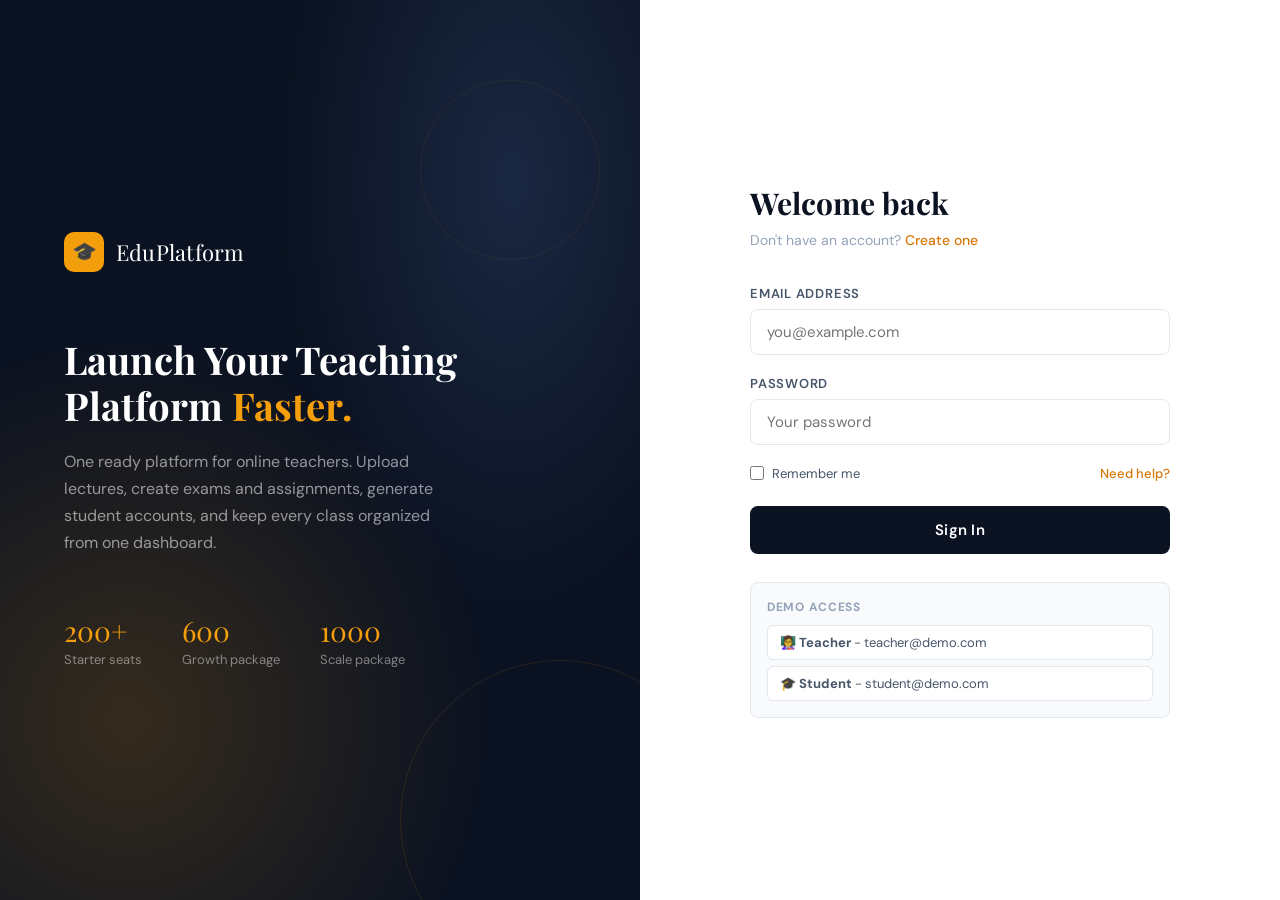
<file: login.html>
<!DOCTYPE html>
<html lang="en">
<head>
  <meta charset="UTF-8" />
  <meta name="viewport" content="width=device-width, initial-scale=1.0" />
  <title>Teacher & Student Login - EduPlatform</title>
  <link rel="stylesheet" href="css/style.css" />
</head>
<body>

<div class="auth-root">
  <div class="auth-brand">
    <div class="auth-brand__logo">
      <div class="auth-brand__logo-mark">&#127891;</div>
      <span class="auth-brand__logo-name">EduPlatform</span>
    </div>

    <h1 class="auth-brand__headline">
      Launch Your Teaching<br>Platform <span>Faster.</span>
    </h1>
    <p class="auth-brand__sub">
      One ready platform for online teachers. Upload lectures, create exams and assignments,
      generate student accounts, and keep every class organized from one dashboard.
    </p>

    <div class="auth-brand__stats">
      <div>
        <div class="auth-brand__stat-num">200+</div>
        <div class="auth-brand__stat-lbl">Starter seats</div>
      </div>
      <div>
        <div class="auth-brand__stat-num">600</div>
        <div class="auth-brand__stat-lbl">Growth package</div>
      </div>
      <div>
        <div class="auth-brand__stat-num">1000</div>
        <div class="auth-brand__stat-lbl">Scale package</div>
      </div>
    </div>

    <div class="auth-brand__deco"></div>
    <div class="auth-brand__deco2"></div>
  </div>

  <div class="auth-form-panel">
    <div class="auth-form-box">
      <h2>Welcome back</h2>
      <p class="auth-sub">Don't have an account? <a href="register.html">Create one</a></p>

      <div class="alert alert-error" id="login-alert" role="alert">
        <span>&#9888;</span>
        <span class="alert-msg"></span>
      </div>

      <form id="login-form" novalidate>
        <div class="form-group">
          <label for="email">Email Address</label>
          <input type="email" id="email" placeholder="you@example.com" autocomplete="email" />
          <div class="field-error"></div>
        </div>

        <div class="form-group">
          <label for="password">Password</label>
          <input type="password" id="password" placeholder="Your password" autocomplete="current-password" />
          <div class="field-error"></div>
        </div>

        <div style="display:flex;align-items:center;justify-content:space-between;margin-bottom:24px">
          <label style="display:flex;align-items:center;gap:8px;font-size:13px;color:var(--gray-600);cursor:pointer">
            <input type="checkbox" id="remember-me" style="accent-color:var(--amber);width:14px;height:14px" />
            Remember me
          </label>
          <a href="#" style="font-size:13px;color:var(--amber-dark);font-weight:500">Need help?</a>
        </div>

        <button type="submit" class="btn-primary" id="login-btn">Sign In</button>
      </form>

      <div style="margin-top:28px;padding:16px;background:var(--gray-50);border-radius:var(--radius-sm);border:1px solid var(--gray-200)">
        <p style="font-size:12px;font-weight:700;color:var(--gray-400);text-transform:uppercase;letter-spacing:0.06em;margin-bottom:10px">Demo access</p>
        <div style="display:flex;flex-direction:column;gap:6px">
          <button class="demo-fill" data-email="teacher@demo.com" data-pass="demo123"
            style="text-align:left;padding:8px 12px;border-radius:6px;border:1px solid var(--gray-200);background:var(--white);font-size:13px;color:var(--gray-600);cursor:pointer;transition:background 0.2s">
            &#128105;&#8205;&#127979; <strong>Teacher</strong> - teacher@demo.com
          </button>
          <button class="demo-fill" data-email="student@demo.com" data-pass="demo123"
            style="text-align:left;padding:8px 12px;border-radius:6px;border:1px solid var(--gray-200);background:var(--white);font-size:13px;color:var(--gray-600);cursor:pointer;transition:background 0.2s">
            &#127891; <strong>Student</strong> - student@demo.com
          </button>
        </div>
      </div>
    </div>
  </div>
</div>

<script src="js/main.js"></script>
<script>
  redirectIfLoggedIn();

  const form = document.getElementById('login-form');
  const emailIn = document.getElementById('email');
  const passIn = document.getElementById('password');
  const loginBtn = document.getElementById('login-btn');

  emailIn.addEventListener('blur', () => {
    setFieldError(emailIn, validateField(emailIn, 'required') || validateField(emailIn, 'email'));
  });
  passIn.addEventListener('blur', () => {
    setFieldError(passIn, validateField(passIn, 'required'));
  });

  document.querySelectorAll('.demo-fill').forEach((btn) => {
    btn.addEventListener('mouseenter', () => { btn.style.background = 'var(--gray-100)'; });
    btn.addEventListener('mouseleave', () => { btn.style.background = 'var(--white)'; });
    btn.addEventListener('click', () => {
      emailIn.value = btn.dataset.email;
      passIn.value = btn.dataset.pass;
    });
  });

  form.addEventListener('submit', async (event) => {
    event.preventDefault();
    hideAlert('login-alert');

    const emailErr = validateField(emailIn, 'required') || validateField(emailIn, 'email');
    const passErr = validateField(passIn, 'required');
    setFieldError(emailIn, emailErr);
    setFieldError(passIn, passErr);
    if (emailErr || passErr) return;

    loginBtn.disabled = true;
    loginBtn.innerHTML = '<span class="spinner"></span>Signing in...';

    try {
      const data = await api.post('/auth/login', {
        email: emailIn.value.trim(),
        password: passIn.value,
      });

      saveSession(data.user, data.token);
      showToast(`Welcome back, ${data.user.name}!`, 'success');
      setTimeout(() => redirectToDashboard(), 600);
    } catch (error) {
      showAlert('login-alert', error.message || 'Invalid email or password.');
      loginBtn.disabled = false;
      loginBtn.textContent = 'Sign In';
    }
  });
</script>
</body>
</html>
</file>
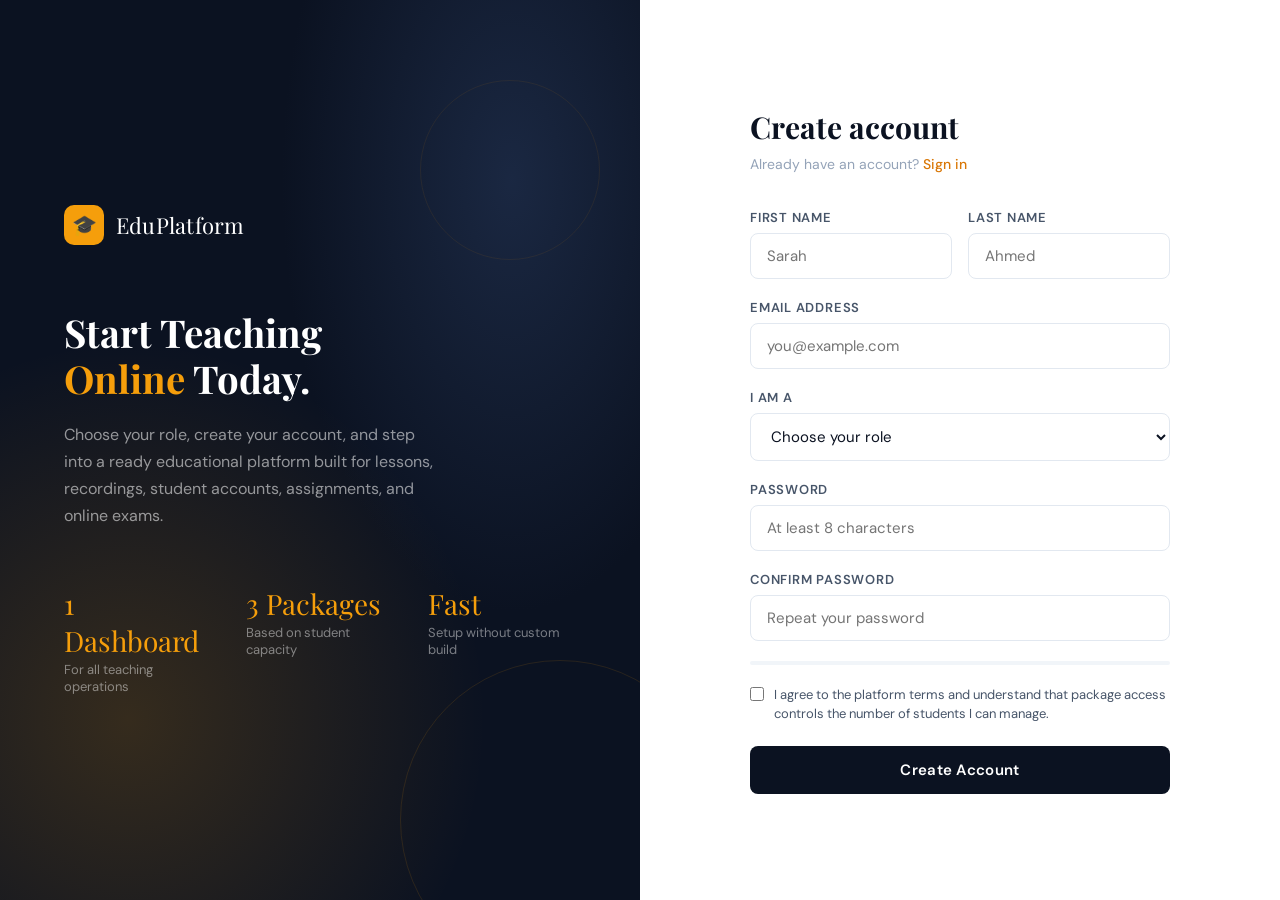
<file: register.html>
<!DOCTYPE html>
<html lang="en">
<head>
  <meta charset="UTF-8" />
  <meta name="viewport" content="width=device-width, initial-scale=1.0" />
  <title>Create Account - EduPlatform</title>
  <link rel="stylesheet" href="css/style.css" />
</head>
<body>

<div class="auth-root">
  <div class="auth-brand">
    <div class="auth-brand__logo">
      <div class="auth-brand__logo-mark">&#127891;</div>
      <span class="auth-brand__logo-name">EduPlatform</span>
    </div>

    <h1 class="auth-brand__headline">
      Start Teaching<br><span>Online</span> Today.
    </h1>
    <p class="auth-brand__sub">
      Choose your role, create your account, and step into a ready educational platform built for
      lessons, recordings, student accounts, assignments, and online exams.
    </p>

    <div class="auth-brand__stats">
      <div>
        <div class="auth-brand__stat-num">1 Dashboard</div>
        <div class="auth-brand__stat-lbl">For all teaching operations</div>
      </div>
      <div>
        <div class="auth-brand__stat-num">3 Packages</div>
        <div class="auth-brand__stat-lbl">Based on student capacity</div>
      </div>
      <div>
        <div class="auth-brand__stat-num">Fast</div>
        <div class="auth-brand__stat-lbl">Setup without custom build</div>
      </div>
    </div>

    <div class="auth-brand__deco"></div>
    <div class="auth-brand__deco2"></div>
  </div>

  <div class="auth-form-panel">
    <div class="auth-form-box">
      <h2>Create account</h2>
      <p class="auth-sub">Already have an account? <a href="login.html">Sign in</a></p>

      <div class="alert alert-error" id="reg-alert" role="alert">
        <span>&#9888;</span><span class="alert-msg"></span>
      </div>
      <div class="alert alert-success" id="reg-success" role="alert">
        <span>&#9989;</span><span class="alert-msg"></span>
      </div>

      <form id="register-form" novalidate>
        <div class="form-row">
          <div class="form-group">
            <label for="first-name">First Name</label>
            <input type="text" id="first-name" placeholder="Sarah" />
            <div class="field-error"></div>
          </div>
          <div class="form-group">
            <label for="last-name">Last Name</label>
            <input type="text" id="last-name" placeholder="Ahmed" />
            <div class="field-error"></div>
          </div>
        </div>

        <div class="form-group">
          <label for="reg-email">Email Address</label>
          <input type="email" id="reg-email" placeholder="you@example.com" autocomplete="email" />
          <div class="field-error"></div>
        </div>

        <div class="form-group">
          <label for="role">I am a</label>
          <select id="role">
            <option value="">Choose your role</option>
            <option value="student">Student</option>
            <option value="teacher">Teacher / Instructor</option>
          </select>
          <div class="field-error"></div>
        </div>

        <div class="form-group">
          <label for="reg-password">Password</label>
          <input type="password" id="reg-password" placeholder="At least 8 characters" autocomplete="new-password" />
          <div class="field-error"></div>
        </div>

        <div class="form-group">
          <label for="confirm-password">Confirm Password</label>
          <input type="password" id="confirm-password" placeholder="Repeat your password" autocomplete="new-password" />
          <div class="field-error"></div>
        </div>

        <div style="margin-bottom:20px">
          <div style="height:4px;background:var(--gray-100);border-radius:99px;overflow:hidden">
            <div id="strength-bar" style="height:100%;width:0;border-radius:99px;transition:width 0.4s,background 0.4s"></div>
          </div>
          <p id="strength-label" style="font-size:11px;color:var(--gray-400);margin-top:5px"></p>
        </div>

        <div style="margin-bottom:22px">
          <label style="display:flex;align-items:flex-start;gap:10px;font-size:13px;color:var(--gray-600);cursor:pointer;line-height:1.5">
            <input type="checkbox" id="terms" style="accent-color:var(--amber);width:14px;height:14px;margin-top:2px;flex-shrink:0" />
            I agree to the platform terms and understand that package access controls the number of students I can manage.
          </label>
          <div class="field-error" id="terms-error"></div>
        </div>

        <button type="submit" class="btn-primary" id="reg-btn">Create Account</button>
      </form>
    </div>
  </div>
</div>

<script src="js/main.js"></script>
<script>
  redirectIfLoggedIn();

  const firstName = document.getElementById('first-name');
  const lastName = document.getElementById('last-name');
  const email = document.getElementById('reg-email');
  const roleSelect = document.getElementById('role');
  const password = document.getElementById('reg-password');
  const confirm = document.getElementById('confirm-password');
  const termsBox = document.getElementById('terms');
  const regBtn = document.getElementById('reg-btn');

  password.addEventListener('input', () => {
    const value = password.value;
    let score = 0;
    if (value.length >= 8) score++;
    if (/[A-Z]/.test(value)) score++;
    if (/[0-9]/.test(value)) score++;
    if (/[^A-Za-z0-9]/.test(value)) score++;

    const bar = document.getElementById('strength-bar');
    const label = document.getElementById('strength-label');
    const states = [
      { width: '0%', color: 'transparent', text: '' },
      { width: '25%', color: '#ef4444', text: 'Weak' },
      { width: '50%', color: '#f59e0b', text: 'Fair' },
      { width: '75%', color: '#3b82f6', text: 'Good' },
      { width: '100%', color: '#22c55e', text: 'Strong' },
    ];
    const state = states[value.length === 0 ? 0 : score];
    bar.style.width = state.width;
    bar.style.background = state.color;
    label.textContent = state.text;
    label.style.color = state.color;
  });

  firstName.addEventListener('blur', () => setFieldError(firstName, validateField(firstName, 'required')));
  lastName.addEventListener('blur', () => setFieldError(lastName, validateField(lastName, 'required')));
  email.addEventListener('blur', () => setFieldError(email, validateField(email, 'required') || validateField(email, 'email')));
  roleSelect.addEventListener('blur', () => setFieldError(roleSelect, validateField(roleSelect, 'required')));
  password.addEventListener('blur', () => setFieldError(password, validateField(password, 'required') || validateField(password, 'min:8')));
  confirm.addEventListener('blur', () => setFieldError(confirm, validateField(confirm, 'required') || validateField(confirm, 'match:reg-password')));

  document.getElementById('register-form').addEventListener('submit', async (event) => {
    event.preventDefault();
    hideAlert('reg-alert');
    hideAlert('reg-success');

    const validations = [
      [firstName, validateField(firstName, 'required')],
      [lastName, validateField(lastName, 'required')],
      [email, validateField(email, 'required') || validateField(email, 'email')],
      [roleSelect, validateField(roleSelect, 'required')],
      [password, validateField(password, 'required') || validateField(password, 'min:8')],
      [confirm, validateField(confirm, 'required') || validateField(confirm, 'match:reg-password')],
    ];
    validations.forEach(([input, message]) => setFieldError(input, message));
    if (validations.some(([, message]) => message)) return;

    if (!termsBox.checked) {
      const termsErr = document.getElementById('terms-error');
      termsErr.textContent = 'You must agree before continuing.';
      termsErr.classList.add('visible');
      return;
    }

    regBtn.disabled = true;
    regBtn.innerHTML = '<span class="spinner"></span>Creating account...';

    try {
      await api.post('/auth/register', {
        firstName: firstName.value.trim(),
        lastName: lastName.value.trim(),
        email: email.value.trim(),
        role: roleSelect.value,
        password: password.value,
      });

      showAlert('reg-success', 'Account created successfully. Redirecting to login...', 'success');
      setTimeout(() => { window.location.href = 'login.html'; }, 1200);
    } catch (error) {
      showAlert('reg-alert', error.message || 'Could not create account.');
      regBtn.disabled = false;
      regBtn.textContent = 'Create Account';
    }
  });
</script>
</body>
</html>
</file>
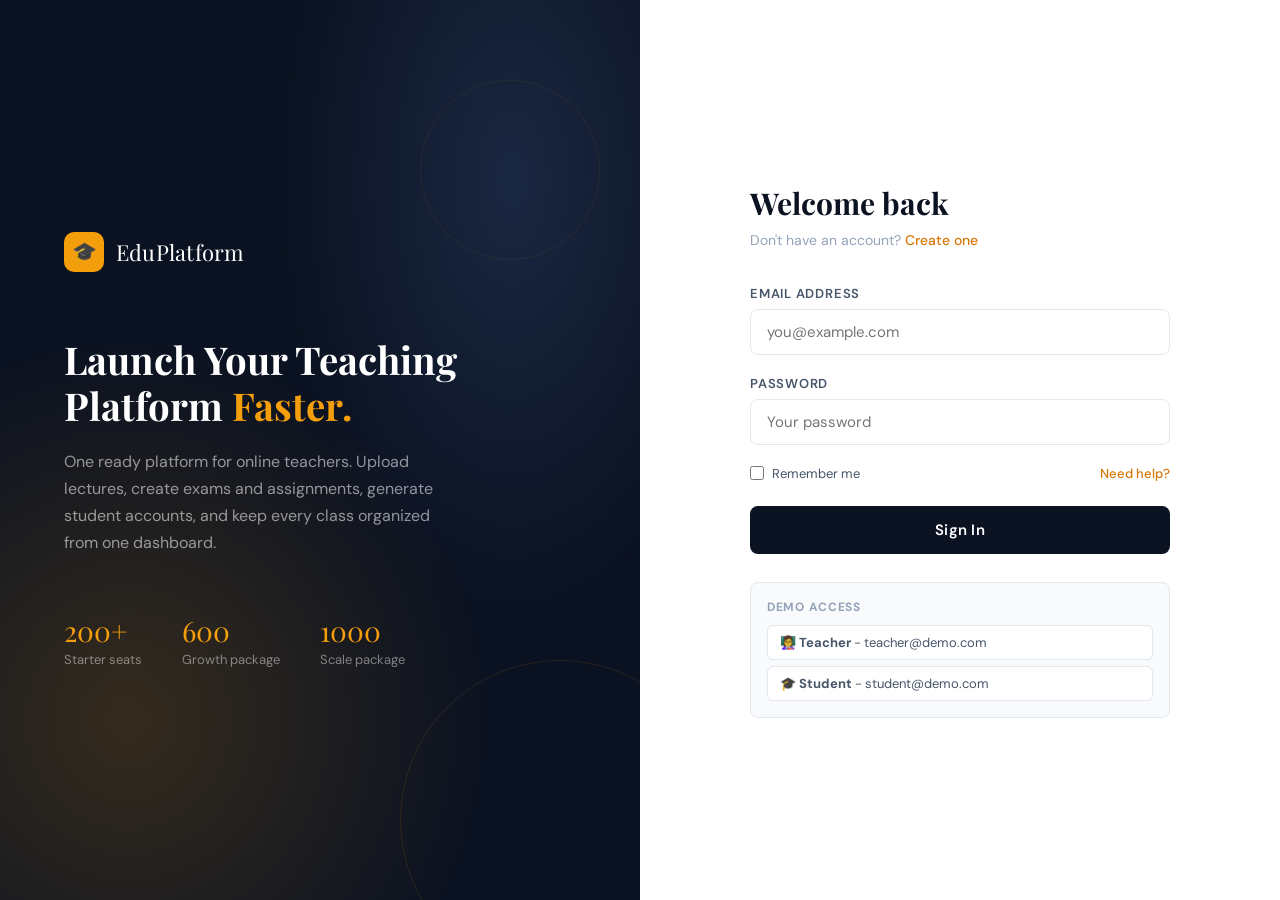
<file: take-exam.html>
<!DOCTYPE html>
<html lang="en">
<head>
  <meta charset="UTF-8" />
  <meta name="viewport" content="width=device-width, initial-scale=1.0" />
  <title>Take Exam - EduPlatform</title>
  <link rel="stylesheet" href="css/style.css" />
</head>
<body>

<div id="sidebar-overlay" style="display:none;position:fixed;inset:0;background:rgba(0,0,0,0.5);z-index:99"></div>

<div class="app-shell">
  <aside class="sidebar" id="sidebar">
    <div class="sidebar__logo">
      <div class="sidebar__logo-mark">&#127891;</div>
      <span class="sidebar__logo-name">EduPlatform</span>
    </div>
    <div class="sidebar__user">
      <div class="sidebar__avatar" id="sidebar-avatar">U</div>
      <div>
        <div class="sidebar__user-name" id="sidebar-user-name">Loading...</div>
        <div class="sidebar__user-role" id="sidebar-user-role">-</div>
      </div>
    </div>
    <nav class="sidebar__nav" id="sidebar-nav"></nav>
    <div class="sidebar__bottom">
      <button class="sidebar__logout" id="logout-btn">
        <span class="nav-icon">&#128682;</span> Sign Out
      </button>
    </div>
  </aside>

  <div class="main-content">
    <header class="topbar">
      <div class="topbar__left">
        <button class="menu-toggle" id="menu-toggle">&#9776;</button>
        <button class="sidebar-peek-toggle" id="sidebar-peek-toggle" title="Toggle sidebar">&#9776;</button>
        <div>
          <div class="topbar__title" id="exam-title-bar">Take Exam</div>
          <div class="topbar__breadcrumb">
            <a href="dashboard.html">Home</a> &rsaquo;
            <a href="exams.html">Exams</a> &rsaquo;
            <span id="exam-crumb">Exam</span>
          </div>
        </div>
      </div>
      <div class="topbar__right">
        <div style="font-size:13px;font-weight:600;color:var(--navy)" id="topbar-user-name"></div>
      </div>
    </header>

    <main class="page-body" id="exam-content">
      <div style="display:flex;align-items:center;justify-content:center;min-height:50vh">
        <div style="width:40px;height:40px;border:3px solid #e2e8f0;border-top-color:#f59e0b;border-radius:50%;animation:spin 0.7s linear infinite"></div>
      </div>
    </main>
  </div>
</div>

<div class="modal-overlay" id="submit-confirm-modal">
  <div class="modal" style="max-width:400px">
    <div class="modal-header">
      <div class="modal-title">Submit Exam?</div>
      <button class="modal-close" data-close-modal="submit-confirm-modal">&times;</button>
    </div>
    <p style="font-size:14.5px;color:var(--gray-600);line-height:1.6" id="submit-confirm-msg">
      Are you sure you want to submit? You cannot change your answers after submitting.
    </p>
    <div class="modal-footer">
      <button type="button" class="btn-secondary" data-close-modal="submit-confirm-modal">Go Back</button>
      <button type="button" class="btn-primary" id="confirm-submit-btn">Submit Now</button>
    </div>
  </div>
</div>

<script src="js/main.js"></script>
<script>
  requireAuth();
  populateSidebarUser();

  const user = getUser();
  const examId = getParam('id') || '2';
  if (user?.role !== 'teacher') document.body.classList.add('student-shell');

  const navItems = [
    { icon: '&#127968;', label: 'Dashboard', page: 'dashboard.html' },
    { icon: '&#128218;', label: 'Courses', page: 'courses.html' },
    { icon: '&#128221;', label: 'Exams', page: 'exams.html' },
    { icon: '&#127942;', label: 'Progress', page: 'dashboard.html?view=progress' },
    { icon: '&#128197;', label: 'Schedule', page: 'dashboard.html?view=schedule' },
    { icon: '&#9881;', label: 'Settings', page: 'dashboard.html?view=settings' },
  ];

  document.getElementById('sidebar-nav').innerHTML =
    '<div class="sidebar__nav-section">Workspace</div>' +
    navItems.map((item) => `
      <a href="${item.page}" class="nav-item" data-page="${item.page}">
        <span class="nav-icon">${item.icon}</span><span>${item.label}</span>
      </a>
    `).join('');

  document.querySelectorAll('#sidebar-nav .nav-item').forEach((item) => {
    if (item.getAttribute('href') === 'exams.html') item.classList.add('active');
  });

  document.getElementById('sidebar-peek-toggle')?.addEventListener('click', () => {
    const sidebar = document.getElementById('sidebar');
    const overlay = document.getElementById('sidebar-overlay');
    const open = sidebar.classList.toggle('open');
    overlay.style.display = open ? 'block' : 'none';
  });
  document.getElementById('sidebar-overlay')?.addEventListener('click', () => {
    document.getElementById('sidebar').classList.remove('open');
    document.getElementById('sidebar-overlay').style.display = 'none';
  });

  let exam = null;
  let answers = {};
  let currentQ = 0;
  let timerSecs = 0;
  let timerInterval = null;
  let submitted = false;

  async function loadExam() {
    exam = await api.get(`/exams/${examId}`);
    timerSecs = exam.duration * 60;
    document.getElementById('exam-title-bar').textContent = exam.title;
    document.getElementById('exam-crumb').textContent = exam.title;
    document.title = `${exam.title} - EduPlatform`;
    renderExamStart();
  }

  function renderExamStart() {
    document.getElementById('exam-content').innerHTML = `
      <div class="exam-layout">
        <div style="background:var(--white);border-radius:var(--radius);padding:48px;text-align:center;box-shadow:var(--shadow-lg);border:1px solid var(--gray-200);max-width:560px;margin:0 auto">
          <div style="font-size:56px;margin-bottom:20px">&#128221;</div>
          <h2 style="font-family:var(--font-head);font-size:26px;color:var(--navy);margin-bottom:8px">${exam.title}</h2>
          <p style="font-size:13.5px;color:var(--amber-dark);font-weight:500;margin-bottom:20px">${exam.courseName}</p>
          <div style="display:grid;grid-template-columns:repeat(3,1fr);gap:16px;margin-bottom:24px">
            <div style="padding:16px;background:var(--gray-50);border-radius:var(--radius-sm);border:1px solid var(--gray-200)">
              <div style="font-size:22px;font-family:var(--font-head);color:var(--navy)">${exam.questions.length}</div>
              <div style="font-size:12px;color:var(--gray-400);margin-top:4px">Questions</div>
            </div>
            <div style="padding:16px;background:var(--gray-50);border-radius:var(--radius-sm);border:1px solid var(--gray-200)">
              <div style="font-size:22px;font-family:var(--font-head);color:var(--navy)">${exam.duration}</div>
              <div style="font-size:12px;color:var(--gray-400);margin-top:4px">Minutes</div>
            </div>
            <div style="padding:16px;background:var(--gray-50);border-radius:var(--radius-sm);border:1px solid var(--gray-200)">
              <div style="font-size:22px;font-family:var(--font-head);color:var(--navy)">70%</div>
              <div style="font-size:12px;color:var(--gray-400);margin-top:4px">Pass Mark</div>
            </div>
          </div>
          ${exam.instructions ? `
            <div style="background:var(--amber-glow);border:1px solid rgba(245,158,11,0.2);border-radius:var(--radius-sm);padding:16px 20px;text-align:left;margin-bottom:28px">
              <div style="font-size:12px;font-weight:700;color:var(--amber-dark);text-transform:uppercase;letter-spacing:0.06em;margin-bottom:8px">Instructions</div>
              <p style="font-size:13.5px;color:var(--gray-800);line-height:1.7">${exam.instructions}</p>
            </div>` : ''}
          <button class="btn-primary" id="start-exam-btn" style="padding:14px 48px;font-size:16px;width:auto;display:inline-block">Start Exam</button>
        </div>
      </div>`;

    document.getElementById('start-exam-btn').addEventListener('click', startExam);
  }

  function startExam() {
    startTimer();
    renderQuestion(0);
  }

  function startTimer() {
    timerInterval = setInterval(() => {
      timerSecs--;
      updateTimerDisplay();
      if (timerSecs <= 0) {
        clearInterval(timerInterval);
        submitExam(true);
      }
    }, 1000);
  }

  function updateTimerDisplay() {
    const el = document.getElementById('timer-display');
    if (!el) return;
    const m = Math.floor(timerSecs / 60).toString().padStart(2, '0');
    const s = (timerSecs % 60).toString().padStart(2, '0');
    el.textContent = `${m}:${s}`;
    el.style.color = timerSecs < 120 ? '#ef4444' : 'var(--amber)';
  }

  function renderQuestion(index) {
    currentQ = index;
    const q = exam.questions[index];
    const answered = Object.keys(answers).length;
    const progressPct = Math.round((answered / exam.questions.length) * 100);

    document.getElementById('exam-content').innerHTML = `
      <div class="exam-layout">
        <div class="exam-header-card">
          <div class="exam-header-card__info">
            <div class="exam-header-card__title">${exam.title}</div>
            <div class="exam-header-card__sub">Question ${index + 1} of ${exam.questions.length} · ${answered} answered</div>
          </div>
          <div class="exam-timer">
            <div class="exam-timer__time" id="timer-display">--:--</div>
            <div class="exam-timer__label">Time Left</div>
          </div>
        </div>
        <div class="exam-progress-bar"><div class="exam-progress-fill" style="width:${progressPct}%"></div></div>
        <div class="question-card">
          <div class="question-num">Question ${index + 1} of ${exam.questions.length}</div>
          <div class="question-text">${q.text}</div>
          <div class="options-list">
            ${q.options.map((opt, i) => `
              <label class="option-label">
                <input type="radio" name="question-${q.id}" value="${i}" ${answers[index] === i ? 'checked' : ''} onchange="selectAnswer(${index}, ${i})" />
                <div class="option-radio"></div>
                <span class="option-text">${opt}</span>
              </label>
            `).join('')}
          </div>
        </div>
        <div class="exam-nav">
          <button class="btn-secondary" ${index === 0 ? 'disabled style="opacity:0.4"' : ''} onclick="renderQuestion(${index - 1})">Previous</button>
          <div class="question-dots">
            ${exam.questions.map((_, i) => `<div class="q-dot ${i === index ? 'active' : ''} ${answers[i] !== undefined ? 'answered' : ''}" onclick="renderQuestion(${i})"></div>`).join('')}
          </div>
          ${index < exam.questions.length - 1
            ? `<button class="btn-primary" onclick="renderQuestion(${index + 1})">Next</button>`
            : `<button class="btn-amber" onclick="confirmSubmit()">Submit Exam</button>`}
        </div>
      </div>`;
    updateTimerDisplay();
  }

  function selectAnswer(qIndex, optIndex) {
    answers[qIndex] = optIndex;
  }
  window.selectAnswer = selectAnswer;
  window.renderQuestion = renderQuestion;

  function confirmSubmit() {
    const unanswered = exam.questions.length - Object.keys(answers).length;
    document.getElementById('submit-confirm-msg').textContent = unanswered > 0
      ? `You still have ${unanswered} unanswered question${unanswered > 1 ? 's' : ''}.`
      : 'You answered all questions. Ready to submit?';
    openModal('submit-confirm-modal');
    document.getElementById('confirm-submit-btn').onclick = () => {
      closeModal('submit-confirm-modal');
      submitExam(false);
    };
  }

  async function submitExam() {
    if (submitted) return;
    submitted = true;
    clearInterval(timerInterval);
    const result = await api.post(`/exams/${examId}/submit`, {
      examId,
      answers: exam.questions.map((q, i) => ({
        questionId: q.id,
        selectedOption: answers[i] ?? null,
      })),
    });
    renderResults(result);
  }

  function renderResults(result) {
    document.getElementById('exam-content').innerHTML = `
      <div class="exam-layout">
        <div class="result-card">
          <div class="result-score-circle" style="--pct:${result.score * 3.6}deg">
            <div class="result-score-num">${result.score}%</div>
          </div>
          <div class="result-title">${result.score >= 70 ? 'Congratulations!' : 'Keep Going'}</div>
          <div class="result-sub">${result.score >= 70 ? 'You passed the exam.' : 'Review the answers and try to improve next time.'}</div>
          <div style="display:grid;grid-template-columns:repeat(3,1fr);gap:12px;margin-bottom:28px">
            <div style="padding:14px;background:var(--gray-50);border-radius:var(--radius-sm)"><div style="font-family:var(--font-head);font-size:22px;color:var(--green)">${result.correct}</div><div style="font-size:12px;color:var(--gray-400)">Correct</div></div>
            <div style="padding:14px;background:var(--gray-50);border-radius:var(--radius-sm)"><div style="font-family:var(--font-head);font-size:22px;color:var(--red)">${result.total - result.correct}</div><div style="font-size:12px;color:var(--gray-400)">Incorrect</div></div>
            <div style="padding:14px;background:var(--gray-50);border-radius:var(--radius-sm)"><div style="font-family:var(--font-head);font-size:22px;color:var(--navy)">${result.total}</div><div style="font-size:12px;color:var(--gray-400)">Total</div></div>
          </div>
          <div style="display:flex;gap:12px;justify-content:center">
            <button class="btn-secondary" onclick="window.location.href='exams.html'" style="padding:12px 24px">Back to Exams</button>
            <button class="btn-primary" onclick="window.location.href='dashboard.html'" style="padding:12px 24px">Go to Dashboard</button>
          </div>
        </div>
      </div>`;
  }

  loadExam();
</script>
</body>
</html>
</file>
<file: css/style.css>
/* ============================================================
   EDU PLATFORM — style.css
   Design: Refined editorial SaaS — Navy + Amber + Cream
   ============================================================ */

/* ---------- Google Fonts ---------- */
@import url('https://fonts.googleapis.com/css2?family=Playfair+Display:wght@600;700&family=DM+Sans:wght@300;400;500;600&display=swap');

/* ---------- CSS Variables ---------- */
:root {
  --navy:       #0b1221;
  --navy-mid:   #162035;
  --navy-light: #1e2d4a;
  --amber:      #f59e0b;
  --amber-dark: #d97706;
  --amber-glow: rgba(245,158,11,0.15);
  --cream:      #fdf8f0;
  --white:      #ffffff;
  --gray-50:    #f8fafc;
  --gray-100:   #f1f5f9;
  --gray-200:   #e2e8f0;
  --gray-400:   #94a3b8;
  --gray-600:   #475569;
  --gray-800:   #1e293b;
  --red:        #ef4444;
  --green:      #22c55e;

  --sidebar-w:  260px;
  --radius:     12px;
  --radius-sm:  8px;
  --shadow:     0 4px 24px rgba(11,18,33,0.08);
  --shadow-lg:  0 12px 48px rgba(11,18,33,0.14);

  --font-head:  'Playfair Display', Georgia, serif;
  --font-body:  'DM Sans', system-ui, sans-serif;

  --transition: 0.22s cubic-bezier(0.4,0,0.2,1);
}

/* ---------- Reset ---------- */
*, *::before, *::after { box-sizing: border-box; margin: 0; padding: 0; }
html { scroll-behavior: smooth; }
body {
  font-family: var(--font-body);
  font-size: 15px;
  color: var(--gray-800);
  background: var(--gray-50);
  min-height: 100vh;
  -webkit-font-smoothing: antialiased;
}
a { color: inherit; text-decoration: none; }
img { display: block; max-width: 100%; }
ul { list-style: none; }
button { cursor: pointer; font-family: var(--font-body); border: none; background: none; }
input, textarea, select { font-family: var(--font-body); }

/* ---------- Scrollbar ---------- */
::-webkit-scrollbar { width: 6px; }
::-webkit-scrollbar-track { background: transparent; }
::-webkit-scrollbar-thumb { background: var(--gray-200); border-radius: 99px; }

/* ============================================================
   AUTH PAGES (login.html / register.html)
   ============================================================ */
.auth-root {
  display: grid;
  grid-template-columns: 1fr 1fr;
  min-height: 100vh;
}

/* Left panel — brand */
.auth-brand {
  background: var(--navy);
  display: flex;
  flex-direction: column;
  justify-content: center;
  align-items: flex-start;
  padding: 64px;
  position: relative;
  overflow: hidden;
}
.auth-brand::before {
  content: '';
  position: absolute;
  inset: 0;
  background: radial-gradient(ellipse 80% 60% at 20% 80%, rgba(245,158,11,0.18) 0%, transparent 70%),
              radial-gradient(ellipse 60% 80% at 80% 20%, rgba(30,45,74,0.8) 0%, transparent 60%);
}
.auth-brand__logo {
  display: flex;
  align-items: center;
  gap: 12px;
  margin-bottom: 64px;
  position: relative;
  z-index: 1;
}
.auth-brand__logo-mark {
  width: 40px; height: 40px;
  background: var(--amber);
  border-radius: 10px;
  display: flex; align-items: center; justify-content: center;
  font-size: 20px;
}
.auth-brand__logo-name {
  font-family: var(--font-head);
  font-size: 22px;
  color: var(--white);
  letter-spacing: 0.01em;
}
.auth-brand__headline {
  font-family: var(--font-head);
  font-size: clamp(32px, 3vw, 48px);
  color: var(--white);
  line-height: 1.2;
  margin-bottom: 20px;
  position: relative; z-index: 1;
}
.auth-brand__headline span { color: var(--amber); }
.auth-brand__sub {
  color: rgba(255,255,255,0.55);
  font-size: 16px;
  line-height: 1.7;
  max-width: 380px;
  position: relative; z-index: 1;
}
.auth-brand__stats {
  display: flex;
  gap: 40px;
  margin-top: 56px;
  position: relative; z-index: 1;
}
.auth-brand__stat-num {
  font-family: var(--font-head);
  font-size: 28px;
  color: var(--amber);
}
.auth-brand__stat-lbl {
  font-size: 13px;
  color: rgba(255,255,255,0.45);
  margin-top: 2px;
}
.auth-brand__deco {
  position: absolute;
  width: 320px; height: 320px;
  border: 1px solid rgba(245,158,11,0.12);
  border-radius: 50%;
  bottom: -80px; right: -80px;
}
.auth-brand__deco2 {
  position: absolute;
  width: 180px; height: 180px;
  border: 1px solid rgba(245,158,11,0.08);
  border-radius: 50%;
  top: 80px; right: 40px;
}

/* Right panel — form */
.auth-form-panel {
  display: flex;
  flex-direction: column;
  justify-content: center;
  align-items: center;
  padding: 48px 40px;
  background: var(--white);
  overflow-y: auto;
}
.auth-form-box {
  width: 100%;
  max-width: 420px;
}
.auth-form-box h2 {
  font-family: var(--font-head);
  font-size: 30px;
  color: var(--navy);
  margin-bottom: 8px;
}
.auth-form-box p.auth-sub {
  color: var(--gray-400);
  font-size: 14px;
  margin-bottom: 36px;
}
.auth-form-box p.auth-sub a {
  color: var(--amber-dark);
  font-weight: 500;
}
.auth-form-box p.auth-sub a:hover { text-decoration: underline; }

/* Form Elements */
.form-group {
  margin-bottom: 20px;
}
.form-group label {
  display: block;
  font-size: 13px;
  font-weight: 600;
  color: var(--gray-600);
  margin-bottom: 7px;
  text-transform: uppercase;
  letter-spacing: 0.06em;
}
.form-group input,
.form-group select,
.form-group textarea {
  width: 100%;
  padding: 12px 16px;
  border: 1.5px solid var(--gray-200);
  border-radius: var(--radius-sm);
  font-size: 15px;
  color: var(--navy);
  background: var(--white);
  transition: border-color var(--transition), box-shadow var(--transition);
  outline: none;
}
.form-group input:focus,
.form-group select:focus,
.form-group textarea:focus {
  border-color: var(--amber);
  box-shadow: 0 0 0 3px var(--amber-glow);
}
.form-group input.error,
.form-group select.error { border-color: var(--red); }
.form-group .field-error {
  font-size: 12px;
  color: var(--red);
  margin-top: 5px;
  display: none;
}
.form-group .field-error.visible { display: block; }

.form-row { display: grid; grid-template-columns: 1fr 1fr; gap: 16px; }

/* Primary Button */
.btn-primary {
  width: 100%;
  padding: 14px;
  background: var(--navy);
  color: var(--white);
  border-radius: var(--radius-sm);
  font-size: 15px;
  font-weight: 600;
  letter-spacing: 0.02em;
  transition: background var(--transition), transform var(--transition), box-shadow var(--transition);
  position: relative;
  overflow: hidden;
}
.btn-primary::after {
  content: '';
  position: absolute;
  inset: 0;
  background: linear-gradient(135deg, rgba(245,158,11,0.15), transparent);
  opacity: 0;
  transition: opacity var(--transition);
}
.btn-primary:hover { background: var(--navy-light); transform: translateY(-1px); box-shadow: 0 6px 20px rgba(11,18,33,0.18); }
.btn-primary:hover::after { opacity: 1; }
.btn-primary:active { transform: translateY(0); }
.btn-primary:disabled { opacity: 0.6; cursor: not-allowed; transform: none; }

/* Secondary Button */
.btn-secondary {
  padding: 10px 20px;
  background: var(--gray-100);
  color: var(--gray-800);
  border-radius: var(--radius-sm);
  font-size: 14px;
  font-weight: 500;
  transition: background var(--transition), transform var(--transition);
}
.btn-secondary:hover { background: var(--gray-200); transform: translateY(-1px); }

/* Amber Button */
.btn-amber {
  padding: 10px 22px;
  background: var(--amber);
  color: var(--navy);
  border-radius: var(--radius-sm);
  font-size: 14px;
  font-weight: 600;
  transition: background var(--transition), transform var(--transition), box-shadow var(--transition);
}
.btn-amber:hover { background: var(--amber-dark); transform: translateY(-1px); box-shadow: 0 4px 14px rgba(245,158,11,0.35); }

/* Alert */
.alert {
  padding: 12px 16px;
  border-radius: var(--radius-sm);
  font-size: 13.5px;
  margin-bottom: 20px;
  display: none;
  align-items: center;
  gap: 10px;
}
.alert.visible { display: flex; }
.alert-error { background: #fef2f2; color: #b91c1c; border: 1px solid #fecaca; }
.alert-success { background: #f0fdf4; color: #15803d; border: 1px solid #bbf7d0; }

/* Loading spinner */
.spinner {
  width: 18px; height: 18px;
  border: 2.5px solid rgba(255,255,255,0.3);
  border-top-color: var(--white);
  border-radius: 50%;
  animation: spin 0.7s linear infinite;
  display: inline-block;
  vertical-align: middle;
  margin-right: 8px;
}
@keyframes spin { to { transform: rotate(360deg); } }

/* ============================================================
   APP SHELL (dashboard layout)
   ============================================================ */
.app-shell {
  display: flex;
  min-height: 100vh;
}

/* ---------- Sidebar ---------- */
.sidebar {
  width: var(--sidebar-w);
  background: var(--navy);
  display: flex;
  flex-direction: column;
  position: fixed;
  top: 0; left: 0; bottom: 0;
  z-index: 100;
  transition: transform var(--transition);
  overflow-y: auto;
}
.sidebar__logo {
  display: flex;
  align-items: center;
  gap: 12px;
  padding: 28px 24px 20px;
  border-bottom: 1px solid rgba(255,255,255,0.06);
}
.sidebar__logo-mark {
  width: 34px; height: 34px;
  background: var(--amber);
  border-radius: 8px;
  display: flex; align-items: center; justify-content: center;
  font-size: 16px;
  flex-shrink: 0;
}
.sidebar__logo-name {
  font-family: var(--font-head);
  font-size: 18px;
  color: var(--white);
}
.sidebar__user {
  display: flex;
  align-items: center;
  gap: 12px;
  padding: 20px 24px;
  border-bottom: 1px solid rgba(255,255,255,0.06);
}
.sidebar__avatar {
  width: 36px; height: 36px;
  border-radius: 50%;
  background: var(--navy-light);
  border: 2px solid var(--amber);
  display: flex; align-items: center; justify-content: center;
  font-size: 14px;
  font-weight: 600;
  color: var(--amber);
  flex-shrink: 0;
}
.sidebar__user-name {
  font-size: 13px;
  font-weight: 600;
  color: var(--white);
  white-space: nowrap;
  overflow: hidden;
  text-overflow: ellipsis;
}
.sidebar__user-role {
  font-size: 11px;
  color: var(--amber);
  text-transform: uppercase;
  letter-spacing: 0.08em;
}

/* Nav */
.sidebar__nav { padding: 16px 12px; flex: 1; }
.sidebar__nav-section {
  font-size: 10px;
  font-weight: 600;
  text-transform: uppercase;
  letter-spacing: 0.1em;
  color: rgba(255,255,255,0.25);
  padding: 8px 12px 6px;
  margin-top: 8px;
}
.nav-item {
  display: flex;
  align-items: center;
  gap: 12px;
  padding: 11px 14px;
  border-radius: var(--radius-sm);
  color: rgba(255,255,255,0.55);
  font-size: 14px;
  font-weight: 500;
  transition: background var(--transition), color var(--transition);
  margin-bottom: 2px;
  cursor: pointer;
}
.nav-item:hover { background: rgba(255,255,255,0.07); color: var(--white); }
.nav-item.active {
  background: var(--amber-glow);
  color: var(--amber);
  border: 1px solid rgba(245,158,11,0.2);
}
.nav-item .nav-icon { font-size: 17px; width: 20px; text-align: center; }
.nav-item .nav-badge {
  margin-left: auto;
  background: var(--amber);
  color: var(--navy);
  font-size: 10px;
  font-weight: 700;
  padding: 2px 6px;
  border-radius: 99px;
}

.sidebar__bottom {
  padding: 12px 12px 20px;
  border-top: 1px solid rgba(255,255,255,0.06);
}
.sidebar__logout {
  display: flex;
  align-items: center;
  gap: 12px;
  padding: 11px 14px;
  border-radius: var(--radius-sm);
  color: rgba(255,255,255,0.4);
  font-size: 14px;
  font-weight: 500;
  width: 100%;
  transition: background var(--transition), color var(--transition);
}
.sidebar__logout:hover { background: rgba(239,68,68,0.1); color: #f87171; }

/* ---------- Main Content ---------- */
.main-content {
  margin-left: var(--sidebar-w);
  flex: 1;
  min-height: 100vh;
  display: flex;
  flex-direction: column;
}

/* Topbar */
.topbar {
  background: var(--white);
  border-bottom: 1px solid var(--gray-200);
  padding: 0 32px;
  height: 64px;
  display: flex;
  align-items: center;
  justify-content: space-between;
  position: sticky;
  top: 0;
  z-index: 50;
}
.topbar__left { display: flex; align-items: center; gap: 16px; }
.topbar__title {
  font-family: var(--font-head);
  font-size: 20px;
  color: var(--navy);
}
.topbar__breadcrumb {
  font-size: 13px;
  color: var(--gray-400);
  display: flex;
  align-items: center;
  gap: 6px;
}
.topbar__breadcrumb a { color: var(--amber-dark); }
.topbar__breadcrumb a:hover { text-decoration: underline; }
.topbar__right { display: flex; align-items: center; gap: 16px; }

.topbar-search {
  display: flex;
  align-items: center;
  background: var(--gray-100);
  border-radius: 99px;
  padding: 8px 16px;
  gap: 8px;
  width: 220px;
  border: 1.5px solid transparent;
  transition: border-color var(--transition), background var(--transition);
}
.topbar-search:focus-within { background: var(--white); border-color: var(--amber); }
.topbar-search input {
  background: none;
  border: none;
  outline: none;
  font-size: 13.5px;
  width: 100%;
  color: var(--navy);
}
.topbar-search .search-icon { color: var(--gray-400); font-size: 15px; }

.menu-toggle {
  display: none;
  width: 38px; height: 38px;
  background: var(--gray-100);
  border-radius: var(--radius-sm);
  align-items: center; justify-content: center;
  font-size: 18px;
  cursor: pointer;
}
.sidebar-peek-toggle {
  display: none;
  width: 38px;
  height: 38px;
  background: var(--gray-100);
  border-radius: var(--radius-sm);
  align-items: center;
  justify-content: center;
  font-size: 16px;
  color: var(--navy);
  border: 1px solid var(--gray-200);
}

/* Page Body */
.page-body {
  padding: 32px;
  flex: 1;
}

body.student-shell .main-content {
  margin-left: 0;
}
body.student-shell .sidebar {
  transform: translateX(-100%);
  box-shadow: var(--shadow-lg);
}
body.student-shell .sidebar.open {
  transform: translateX(0);
}
body.student-shell .sidebar-peek-toggle {
  display: inline-flex;
}
body.student-shell .nav-item .nav-icon,
body.student-shell .sidebar__logout .nav-icon {
  width: 24px;
  height: 24px;
  border-radius: 0;
  background: transparent;
  color: var(--amber);
  display: inline-flex;
  align-items: center;
  justify-content: center;
  font-size: 18px;
  font-weight: 500;
  letter-spacing: 0;
}
body.student-shell .nav-item.active .nav-icon {
  color: var(--amber);
}

/* ============================================================
   SHARED COMPONENTS
   ============================================================ */

/* Stats row */
.stats-row {
  display: grid;
  grid-template-columns: repeat(auto-fit, minmax(180px, 1fr));
  gap: 20px;
  margin-bottom: 32px;
}
.stat-card {
  background: var(--white);
  border-radius: var(--radius);
  padding: 24px;
  box-shadow: var(--shadow);
  border: 1px solid var(--gray-200);
  position: relative;
  overflow: hidden;
  transition: transform var(--transition), box-shadow var(--transition);
}
.stat-card:hover { transform: translateY(-2px); box-shadow: var(--shadow-lg); }
.stat-card::before {
  content: '';
  position: absolute;
  top: 0; left: 0; right: 0;
  height: 3px;
  background: var(--amber);
  transform: scaleX(0);
  transform-origin: left;
  transition: transform 0.4s ease;
}
.stat-card:hover::before { transform: scaleX(1); }
.stat-card__icon {
  font-size: 24px;
  margin-bottom: 14px;
}
.stat-card__num {
  font-family: var(--font-head);
  font-size: 32px;
  color: var(--navy);
  line-height: 1;
}
.stat-card__label {
  font-size: 13px;
  color: var(--gray-400);
  margin-top: 6px;
}
.stat-card__change {
  font-size: 12px;
  margin-top: 10px;
  display: flex;
  align-items: center;
  gap: 4px;
}
.stat-card__change.up { color: var(--green); }
.stat-card__change.down { color: var(--red); }

/* Section header */
.section-header {
  display: flex;
  align-items: center;
  justify-content: space-between;
  margin-bottom: 20px;
}
.section-title {
  font-family: var(--font-head);
  font-size: 22px;
  color: var(--navy);
}
.section-link {
  font-size: 13px;
  color: var(--amber-dark);
  font-weight: 500;
}
.section-link:hover { text-decoration: underline; }

/* Cards Grid */
.cards-grid {
  display: grid;
  grid-template-columns: repeat(auto-fill, minmax(280px, 1fr));
  gap: 24px;
}

/* Course Card */
.course-card {
  background: var(--white);
  border-radius: var(--radius);
  overflow: hidden;
  box-shadow: var(--shadow);
  border: 1px solid var(--gray-200);
  transition: transform var(--transition), box-shadow var(--transition);
  cursor: pointer;
}
.course-card:hover { transform: translateY(-4px); box-shadow: var(--shadow-lg); }
.course-card__thumb {
  height: 150px;
  background: linear-gradient(135deg, var(--navy) 0%, var(--navy-light) 100%);
  display: flex;
  align-items: center;
  justify-content: center;
  font-size: 40px;
  position: relative;
  overflow: hidden;
}
.course-card__thumb::after {
  content: '';
  position: absolute;
  inset: 0;
  background: radial-gradient(ellipse at 30% 60%, rgba(245,158,11,0.25) 0%, transparent 60%);
}
.course-card__thumb-label {
  position: absolute;
  top: 12px; right: 12px;
  background: var(--amber);
  color: var(--navy);
  font-size: 11px;
  font-weight: 700;
  padding: 3px 10px;
  border-radius: 99px;
  text-transform: uppercase;
  letter-spacing: 0.05em;
  z-index: 1;
}
.course-card__body { padding: 20px; }
.course-card__category {
  font-size: 11px;
  font-weight: 600;
  color: var(--amber-dark);
  text-transform: uppercase;
  letter-spacing: 0.08em;
  margin-bottom: 8px;
}
.course-card__title {
  font-family: var(--font-head);
  font-size: 17px;
  color: var(--navy);
  line-height: 1.4;
  margin-bottom: 10px;
}
.course-card__meta {
  display: flex;
  align-items: center;
  gap: 14px;
  font-size: 12.5px;
  color: var(--gray-400);
  margin-bottom: 14px;
}
.course-card__meta span { display: flex; align-items: center; gap: 4px; }
.course-card__progress-bar {
  height: 4px;
  background: var(--gray-100);
  border-radius: 99px;
  overflow: hidden;
  margin-bottom: 8px;
}
.course-card__progress-fill {
  height: 100%;
  background: linear-gradient(90deg, var(--amber), var(--amber-dark));
  border-radius: 99px;
  transition: width 0.8s ease;
}
.course-card__progress-label {
  font-size: 11px;
  color: var(--gray-400);
  display: flex;
  justify-content: space-between;
}
.course-card__footer {
  padding: 14px 20px;
  border-top: 1px solid var(--gray-100);
  display: flex;
  align-items: center;
  justify-content: space-between;
}
.course-card__author {
  font-size: 12.5px;
  color: var(--gray-600);
  display: flex;
  align-items: center;
  gap: 6px;
}
.course-card__avatar-sm {
  width: 24px; height: 24px;
  border-radius: 50%;
  background: var(--navy);
  color: var(--amber);
  font-size: 10px;
  font-weight: 700;
  display: flex; align-items: center; justify-content: center;
}

/* Table */
.table-wrap {
  background: var(--white);
  border-radius: var(--radius);
  border: 1px solid var(--gray-200);
  overflow: hidden;
  box-shadow: var(--shadow);
}
.data-table {
  width: 100%;
  border-collapse: collapse;
}
.data-table th {
  padding: 14px 20px;
  text-align: left;
  font-size: 11px;
  font-weight: 700;
  text-transform: uppercase;
  letter-spacing: 0.08em;
  color: var(--gray-400);
  background: var(--gray-50);
  border-bottom: 1px solid var(--gray-200);
}
.data-table td {
  padding: 14px 20px;
  font-size: 14px;
  color: var(--gray-800);
  border-bottom: 1px solid var(--gray-100);
  vertical-align: middle;
}
.data-table tr:last-child td { border-bottom: none; }
.data-table tr:hover td { background: var(--gray-50); }

/* Badges */
.badge {
  display: inline-flex;
  align-items: center;
  padding: 3px 10px;
  border-radius: 99px;
  font-size: 12px;
  font-weight: 600;
}
.badge-amber { background: #fef3c7; color: #92400e; }
.badge-green { background: #dcfce7; color: #166534; }
.badge-red   { background: #fee2e2; color: #991b1b; }
.badge-blue  { background: #dbeafe; color: #1e40af; }
.badge-gray  { background: var(--gray-100); color: var(--gray-600); }

/* Empty state */
.empty-state {
  text-align: center;
  padding: 64px 24px;
  color: var(--gray-400);
}
.empty-state .empty-icon { font-size: 48px; margin-bottom: 16px; }
.empty-state h3 { font-family: var(--font-head); font-size: 20px; color: var(--gray-600); margin-bottom: 8px; }
.empty-state p { font-size: 14px; }

/* Loading skeleton */
.skeleton {
  background: linear-gradient(90deg, var(--gray-100) 25%, var(--gray-200) 50%, var(--gray-100) 75%);
  background-size: 200% 100%;
  animation: shimmer 1.4s infinite;
  border-radius: var(--radius-sm);
}
@keyframes shimmer { to { background-position: -200% 0; } }
.skeleton-text { height: 14px; margin-bottom: 8px; }
.skeleton-card { height: 220px; border-radius: var(--radius); }

/* ============================================================
   COURSES PAGE
   ============================================================ */
.page-header {
  margin-bottom: 28px;
}
.page-header h1 {
  font-family: var(--font-head);
  font-size: 28px;
  color: var(--navy);
  margin-bottom: 4px;
}
.page-header p { color: var(--gray-400); font-size: 14px; }

.filter-bar {
  display: flex;
  align-items: center;
  gap: 12px;
  margin-bottom: 24px;
  flex-wrap: wrap;
}
.filter-bar input {
  flex: 1;
  min-width: 200px;
  padding: 10px 16px;
  border: 1.5px solid var(--gray-200);
  border-radius: 99px;
  font-size: 14px;
  outline: none;
  transition: border-color var(--transition);
}
.filter-bar input:focus { border-color: var(--amber); }
.filter-pill {
  padding: 8px 18px;
  border-radius: 99px;
  border: 1.5px solid var(--gray-200);
  font-size: 13px;
  font-weight: 500;
  color: var(--gray-600);
  transition: all var(--transition);
  cursor: pointer;
  background: var(--white);
}
.filter-pill:hover,
.filter-pill.active {
  background: var(--navy);
  color: var(--white);
  border-color: var(--navy);
}

/* ============================================================
   COURSE DETAILS PAGE
   ============================================================ */
.course-hero {
  background: var(--navy);
  border-radius: var(--radius);
  padding: 40px;
  margin-bottom: 28px;
  display: flex;
  align-items: flex-start;
  gap: 32px;
  position: relative;
  overflow: hidden;
}
.course-hero::before {
  content: '';
  position: absolute;
  inset: 0;
  background: radial-gradient(ellipse 50% 80% at 80% 50%, rgba(245,158,11,0.12) 0%, transparent 60%);
}
.course-hero__icon {
  font-size: 64px;
  flex-shrink: 0;
  position: relative; z-index: 1;
}
.course-hero__content { position: relative; z-index: 1; }
.course-hero__category {
  font-size: 12px;
  font-weight: 700;
  color: var(--amber);
  text-transform: uppercase;
  letter-spacing: 0.1em;
  margin-bottom: 10px;
}
.course-hero__title {
  font-family: var(--font-head);
  font-size: clamp(22px, 3vw, 30px);
  color: var(--white);
  margin-bottom: 12px;
  line-height: 1.25;
}
.course-hero__desc {
  color: rgba(255,255,255,0.6);
  font-size: 15px;
  line-height: 1.7;
  max-width: 560px;
  margin-bottom: 20px;
}
.course-hero__tags { display: flex; gap: 8px; flex-wrap: wrap; }
.course-hero__tag {
  padding: 4px 12px;
  border: 1px solid rgba(255,255,255,0.15);
  border-radius: 99px;
  font-size: 12px;
  color: rgba(255,255,255,0.6);
}

.course-details-grid {
  display: grid;
  grid-template-columns: 1fr 320px;
  gap: 24px;
  align-items: start;
}

.lessons-list { display: flex; flex-direction: column; gap: 10px; }
.lesson-item {
  background: var(--white);
  border-radius: var(--radius-sm);
  border: 1px solid var(--gray-200);
  padding: 16px 20px;
  display: flex;
  align-items: center;
  gap: 16px;
  cursor: pointer;
  transition: all var(--transition);
}
.lesson-item:hover { border-color: var(--amber); transform: translateX(4px); }
.lesson-item.completed { border-color: var(--green); }
.lesson-item.locked { opacity: 0.5; cursor: not-allowed; }
.lesson-num {
  width: 36px; height: 36px;
  border-radius: 50%;
  background: var(--gray-100);
  display: flex; align-items: center; justify-content: center;
  font-size: 13px;
  font-weight: 700;
  color: var(--gray-400);
  flex-shrink: 0;
}
.lesson-item.completed .lesson-num { background: #dcfce7; color: #166534; }
.lesson-item.active .lesson-num { background: var(--amber-glow); color: var(--amber-dark); }
.lesson-info { flex: 1; }
.lesson-title { font-size: 14.5px; font-weight: 500; color: var(--navy); margin-bottom: 3px; }
.lesson-meta { font-size: 12px; color: var(--gray-400); display: flex; gap: 10px; }
.lesson-type { margin-left: auto; }

/* Side info card */
.info-card {
  background: var(--white);
  border-radius: var(--radius);
  border: 1px solid var(--gray-200);
  padding: 24px;
  box-shadow: var(--shadow);
}
.info-card h3 {
  font-family: var(--font-head);
  font-size: 17px;
  color: var(--navy);
  margin-bottom: 16px;
}
.info-row {
  display: flex;
  align-items: center;
  justify-content: space-between;
  padding: 10px 0;
  border-bottom: 1px solid var(--gray-100);
  font-size: 14px;
}
.info-row:last-child { border-bottom: none; }
.info-row-label { color: var(--gray-400); }
.info-row-value { font-weight: 600; color: var(--navy); }

/* ============================================================
   VIDEO LESSON PAGE
   ============================================================ */
.video-layout {
  display: grid;
  grid-template-columns: 1fr 340px;
  gap: 24px;
  align-items: start;
}
.video-player-wrap {
  background: var(--navy);
  border-radius: var(--radius);
  overflow: hidden;
  aspect-ratio: 16/9;
  display: flex;
  align-items: center;
  justify-content: center;
  position: relative;
  box-shadow: var(--shadow-lg);
}
.video-placeholder {
  text-align: center;
  color: rgba(255,255,255,0.5);
}
.video-placeholder .play-btn {
  width: 70px; height: 70px;
  background: var(--amber);
  border-radius: 50%;
  display: flex; align-items: center; justify-content: center;
  font-size: 28px;
  margin: 0 auto 16px;
  cursor: pointer;
  transition: transform var(--transition), box-shadow var(--transition);
  color: var(--navy);
}
.video-placeholder .play-btn:hover { transform: scale(1.08); box-shadow: 0 0 0 8px rgba(245,158,11,0.2); }
.video-player-wrap video {
  width: 100%;
  height: 100%;
  object-fit: cover;
}
.video-info { padding: 20px 0; }
.video-info h2 {
  font-family: var(--font-head);
  font-size: 22px;
  color: var(--navy);
  margin-bottom: 10px;
}
.video-info p { font-size: 14.5px; color: var(--gray-600); line-height: 1.7; }
.video-controls { display: flex; gap: 10px; margin-top: 16px; }

.lessons-sidebar {
  background: var(--white);
  border-radius: var(--radius);
  border: 1px solid var(--gray-200);
  overflow: hidden;
  box-shadow: var(--shadow);
}
.lessons-sidebar-header {
  padding: 16px 20px;
  border-bottom: 1px solid var(--gray-200);
  font-family: var(--font-head);
  font-size: 16px;
  color: var(--navy);
  display: flex;
  align-items: center;
  justify-content: space-between;
}
.lessons-sidebar-list { overflow-y: auto; max-height: 560px; }
.sidebar-lesson {
  display: flex;
  align-items: center;
  gap: 12px;
  padding: 14px 20px;
  cursor: pointer;
  border-bottom: 1px solid var(--gray-100);
  transition: background var(--transition);
}
.sidebar-lesson:hover { background: var(--gray-50); }
.sidebar-lesson.active { background: var(--amber-glow); }
.sidebar-lesson-num {
  width: 28px; height: 28px;
  border-radius: 50%;
  background: var(--gray-100);
  display: flex; align-items: center; justify-content: center;
  font-size: 12px; font-weight: 700; color: var(--gray-400);
  flex-shrink: 0;
}
.sidebar-lesson.active .sidebar-lesson-num { background: var(--amber); color: var(--navy); }
.sidebar-lesson.completed .sidebar-lesson-num { background: #dcfce7; color: var(--green); }
.sidebar-lesson-title { font-size: 13px; color: var(--navy); font-weight: 500; }
.sidebar-lesson-dur { font-size: 11px; color: var(--gray-400); margin-top: 2px; }

/* ============================================================
   EXAMS PAGE
   ============================================================ */
.exams-grid {
  display: grid;
  grid-template-columns: repeat(auto-fill, minmax(300px, 1fr));
  gap: 20px;
}
.exam-card {
  background: var(--white);
  border-radius: var(--radius);
  border: 1px solid var(--gray-200);
  padding: 24px;
  box-shadow: var(--shadow);
  transition: transform var(--transition), box-shadow var(--transition);
  display: flex;
  flex-direction: column;
}
.exam-card:hover { transform: translateY(-3px); box-shadow: var(--shadow-lg); }
.exam-card__icon {
  width: 48px; height: 48px;
  background: var(--amber-glow);
  border-radius: 12px;
  display: flex; align-items: center; justify-content: center;
  font-size: 24px;
  margin-bottom: 16px;
}
.exam-card__title {
  font-family: var(--font-head);
  font-size: 18px;
  color: var(--navy);
  margin-bottom: 6px;
}
.exam-card__course {
  font-size: 13px;
  color: var(--amber-dark);
  margin-bottom: 14px;
  font-weight: 500;
}
.exam-card__details {
  display: flex;
  flex-direction: column;
  gap: 8px;
  margin-bottom: 20px;
  flex: 1;
}
.exam-detail-row {
  display: flex;
  align-items: center;
  gap: 8px;
  font-size: 13px;
  color: var(--gray-600);
}
.exam-card__footer {
  display: flex;
  align-items: center;
  justify-content: space-between;
  padding-top: 16px;
  border-top: 1px solid var(--gray-100);
}

/* ============================================================
   TAKE EXAM PAGE
   ============================================================ */
.exam-layout {
  max-width: 760px;
  margin: 0 auto;
}
.exam-header-card {
  background: var(--navy);
  border-radius: var(--radius);
  padding: 28px 32px;
  margin-bottom: 24px;
  display: flex;
  align-items: center;
  justify-content: space-between;
  position: relative;
  overflow: hidden;
}
.exam-header-card::before {
  content: '';
  position: absolute;
  inset: 0;
  background: radial-gradient(ellipse at 80% 50%, rgba(245,158,11,0.12), transparent 60%);
}
.exam-header-card__info { position: relative; z-index: 1; }
.exam-header-card__title {
  font-family: var(--font-head);
  font-size: 22px;
  color: var(--white);
  margin-bottom: 6px;
}
.exam-header-card__sub { font-size: 13px; color: rgba(255,255,255,0.5); }
.exam-timer {
  position: relative; z-index: 1;
  text-align: center;
  background: rgba(255,255,255,0.07);
  border: 1px solid rgba(255,255,255,0.12);
  border-radius: var(--radius-sm);
  padding: 14px 24px;
}
.exam-timer__time {
  font-family: var(--font-head);
  font-size: 28px;
  color: var(--amber);
  letter-spacing: 0.05em;
}
.exam-timer__label { font-size: 11px; color: rgba(255,255,255,0.4); text-transform: uppercase; letter-spacing: 0.08em; }

.exam-progress-bar {
  background: var(--gray-200);
  border-radius: 99px;
  height: 6px;
  margin-bottom: 24px;
  overflow: hidden;
}
.exam-progress-fill {
  height: 100%;
  background: linear-gradient(90deg, var(--amber), var(--amber-dark));
  border-radius: 99px;
  transition: width 0.5s ease;
}

.question-card {
  background: var(--white);
  border-radius: var(--radius);
  border: 1px solid var(--gray-200);
  padding: 32px;
  margin-bottom: 20px;
  box-shadow: var(--shadow);
  animation: slideUp 0.3s ease;
}
@keyframes slideUp {
  from { opacity: 0; transform: translateY(10px); }
  to   { opacity: 1; transform: translateY(0); }
}
.question-num {
  font-size: 12px;
  font-weight: 700;
  color: var(--amber-dark);
  text-transform: uppercase;
  letter-spacing: 0.08em;
  margin-bottom: 12px;
}
.question-text {
  font-family: var(--font-head);
  font-size: 18px;
  color: var(--navy);
  line-height: 1.5;
  margin-bottom: 24px;
}
.options-list { display: flex; flex-direction: column; gap: 10px; }
.option-label {
  display: flex;
  align-items: flex-start;
  gap: 14px;
  padding: 14px 20px;
  border: 1.5px solid var(--gray-200);
  border-radius: var(--radius-sm);
  cursor: pointer;
  transition: all var(--transition);
}
.option-label:hover { border-color: var(--amber); background: var(--amber-glow); }
.option-label input[type="radio"] { display: none; }
.option-radio {
  width: 20px; height: 20px;
  border-radius: 50%;
  border: 2px solid var(--gray-200);
  display: flex; align-items: center; justify-content: center;
  flex-shrink: 0;
  margin-top: 1px;
  transition: all var(--transition);
}
.option-label input:checked ~ .option-radio { border-color: var(--amber); }
.option-radio::after {
  content: '';
  width: 8px; height: 8px;
  border-radius: 50%;
  background: var(--amber);
  opacity: 0;
  transition: opacity var(--transition);
}
.option-label input:checked ~ .option-radio::after { opacity: 1; }
.option-label:has(input:checked) {
  border-color: var(--amber);
  background: var(--amber-glow);
}
.option-text { font-size: 14.5px; color: var(--gray-800); line-height: 1.5; }
.option-label.correct { border-color: var(--green); background: #f0fdf4; }
.option-label.wrong  { border-color: var(--red); background: #fef2f2; }

.exam-nav {
  display: flex;
  align-items: center;
  justify-content: space-between;
  margin-top: 8px;
}
.question-dots {
  display: flex;
  gap: 6px;
  flex-wrap: wrap;
  justify-content: center;
}
.q-dot {
  width: 10px; height: 10px;
  border-radius: 50%;
  background: var(--gray-200);
  cursor: pointer;
  transition: background var(--transition), transform var(--transition);
}
.q-dot.active { background: var(--amber); transform: scale(1.3); }
.q-dot.answered { background: var(--navy); }

/* Results card */
.result-card {
  background: var(--white);
  border-radius: var(--radius);
  padding: 48px;
  text-align: center;
  box-shadow: var(--shadow-lg);
  border: 1px solid var(--gray-200);
  max-width: 520px;
  margin: 0 auto;
  animation: slideUp 0.5s ease;
}
.result-score-circle {
  width: 130px; height: 130px;
  border-radius: 50%;
  background: conic-gradient(var(--amber) var(--pct), var(--gray-100) 0);
  display: flex; align-items: center; justify-content: center;
  margin: 0 auto 24px;
  position: relative;
}
.result-score-circle::before {
  content: '';
  position: absolute;
  inset: 14px;
  border-radius: 50%;
  background: var(--white);
}
.result-score-num {
  position: relative; z-index: 1;
  font-family: var(--font-head);
  font-size: 32px;
  color: var(--navy);
}
.result-title {
  font-family: var(--font-head);
  font-size: 26px;
  color: var(--navy);
  margin-bottom: 8px;
}
.result-sub { font-size: 14px; color: var(--gray-400); margin-bottom: 28px; }

/* ============================================================
   TEACHER MODALS & FORMS
   ============================================================ */
.modal-overlay {
  position: fixed;
  inset: 0;
  background: rgba(11,18,33,0.55);
  backdrop-filter: blur(4px);
  z-index: 200;
  display: flex;
  align-items: center;
  justify-content: center;
  padding: 24px;
  opacity: 0;
  pointer-events: none;
  transition: opacity var(--transition);
}
.modal-overlay.open { opacity: 1; pointer-events: all; }
.modal {
  background: var(--white);
  border-radius: var(--radius);
  padding: 32px;
  width: 100%;
  max-width: 500px;
  box-shadow: var(--shadow-lg);
  transform: translateY(20px) scale(0.97);
  transition: transform var(--transition);
}
.modal-overlay.open .modal { transform: translateY(0) scale(1); }
.modal-header {
  display: flex;
  align-items: flex-start;
  justify-content: space-between;
  margin-bottom: 24px;
}
.modal-title {
  font-family: var(--font-head);
  font-size: 20px;
  color: var(--navy);
}
.modal-close {
  width: 32px; height: 32px;
  background: var(--gray-100);
  border-radius: 50%;
  display: flex; align-items: center; justify-content: center;
  font-size: 18px;
  color: var(--gray-400);
  cursor: pointer;
  transition: background var(--transition), color var(--transition);
}
.modal-close:hover { background: var(--gray-200); color: var(--navy); }
.modal-footer {
  display: flex;
  justify-content: flex-end;
  gap: 10px;
  margin-top: 24px;
}

/* ============================================================
   LANDING PAGE
   ============================================================ */
.landing-body {
  background:
    radial-gradient(circle at top left, rgba(245,158,11,0.12), transparent 30%),
    linear-gradient(180deg, #fffdf9 0%, #f7f9fc 45%, #eef3f8 100%);
  color: var(--navy);
}
.landing-header,
.landing-main {
  width: min(1180px, calc(100% - 48px));
  margin: 0 auto;
}
.landing-header {
  display: flex;
  align-items: center;
  justify-content: space-between;
  gap: 20px;
  padding: 24px 0;
}
.landing-brand {
  display: inline-flex;
  align-items: center;
  gap: 12px;
  font-family: var(--font-head);
  font-size: 22px;
}
.landing-brand__mark {
  width: 42px;
  height: 42px;
  border-radius: 12px;
  background: var(--navy);
  color: var(--amber);
  display: inline-flex;
  align-items: center;
  justify-content: center;
  font-size: 20px;
}
.landing-nav,
.landing-actions,
.hero-actions,
.hero-points,
.landing-metrics,
.feature-grid,
.pricing-grid,
.journey-grid,
.faq-list {
  display: flex;
}
.landing-nav {
  align-items: center;
  gap: 24px;
  color: var(--gray-600);
  font-size: 14px;
}
.landing-nav a:hover { color: var(--navy); }
.landing-actions {
  align-items: center;
  gap: 12px;
}
.landing-main {
  padding-bottom: 64px;
}
.hero-section {
  display: grid;
  grid-template-columns: 1.1fr 0.9fr;
  gap: 34px;
  align-items: center;
  padding: 34px 0 24px;
}
.eyebrow {
  display: inline-flex;
  align-items: center;
  gap: 8px;
  background: rgba(245,158,11,0.12);
  color: var(--amber-dark);
  border: 1px solid rgba(245,158,11,0.18);
  border-radius: 999px;
  padding: 8px 14px;
  font-size: 12px;
  font-weight: 700;
  text-transform: uppercase;
  letter-spacing: 0.08em;
  margin-bottom: 16px;
}
.hero-title {
  font-family: var(--font-head);
  font-size: clamp(38px, 5vw, 62px);
  line-height: 1.06;
  max-width: 12ch;
  margin-bottom: 18px;
}
.hero-copy,
.section-copy p,
.feature-card p,
.price-card p,
.faq-item p {
  color: var(--gray-600);
  line-height: 1.8;
}
.hero-copy {
  font-size: 17px;
  max-width: 58ch;
}
.hero-actions {
  gap: 14px;
  margin: 28px 0 20px;
}
.hero-points {
  gap: 16px;
  flex-wrap: wrap;
}
.hero-point {
  display: inline-flex;
  align-items: center;
  gap: 8px;
  color: var(--gray-600);
  font-size: 14px;
}
.hero-point span {
  width: 24px;
  height: 24px;
  border-radius: 50%;
  background: rgba(34,197,94,0.12);
  color: var(--green);
  display: inline-flex;
  align-items: center;
  justify-content: center;
  font-size: 12px;
  font-weight: 700;
}
.hero-panel {
  display: grid;
  gap: 16px;
}
.hero-panel__card {
  background: rgba(255,255,255,0.85);
  border: 1px solid rgba(255,255,255,0.7);
  border-radius: 24px;
  padding: 24px;
  box-shadow: var(--shadow-lg);
  backdrop-filter: blur(14px);
}
.hero-panel__card--dark {
  background: linear-gradient(135deg, #111c32, #1d2c4c);
  color: var(--white);
}
.mini-label {
  font-size: 11px;
  text-transform: uppercase;
  letter-spacing: 0.12em;
  color: var(--gray-400);
  font-weight: 700;
  margin-bottom: 18px;
}
.hero-panel__card--dark .mini-label {
  color: rgba(255,255,255,0.5);
}
.hero-stat-grid {
  display: grid;
  grid-template-columns: 1fr 1fr;
  gap: 12px;
}
.hero-stat-card {
  background: rgba(255,255,255,0.08);
  border: 1px solid rgba(255,255,255,0.08);
  border-radius: 18px;
  padding: 18px;
}
.hero-stat-card strong,
.metric-box strong,
.price-tag {
  display: block;
  font-family: var(--font-head);
}
.hero-stat-card strong {
  font-size: 28px;
  margin-bottom: 4px;
}
.hero-stat-card span,
.metric-box span {
  color: rgba(255,255,255,0.62);
  font-size: 13px;
}
.student-preview {
  display: grid;
  gap: 12px;
}
.student-preview__row {
  display: flex;
  align-items: center;
  justify-content: space-between;
  gap: 14px;
  padding: 14px 16px;
  background: var(--gray-50);
  border-radius: 14px;
  border: 1px solid var(--gray-200);
}
.landing-metrics {
  gap: 18px;
  margin: 24px 0 48px;
}
.metric-box {
  flex: 1;
  background: rgba(255,255,255,0.75);
  border: 1px solid rgba(11,18,33,0.08);
  border-radius: 20px;
  padding: 22px 24px;
  box-shadow: var(--shadow);
}
.metric-box strong {
  font-size: 28px;
  margin-bottom: 8px;
}
.metric-box span {
  color: var(--gray-600);
}
.landing-section {
  padding: 42px 0;
}
.section-copy {
  max-width: 760px;
  margin-bottom: 28px;
}
.section-copy h2 {
  font-family: var(--font-head);
  font-size: clamp(28px, 4vw, 42px);
  line-height: 1.12;
  margin-bottom: 12px;
}
.feature-grid,
.pricing-grid,
.journey-grid,
.faq-list {
  gap: 20px;
  flex-wrap: wrap;
}
.feature-card,
.price-card,
.journey-card,
.faq-item {
  background: rgba(255,255,255,0.86);
  border-radius: 20px;
  border: 1px solid rgba(11,18,33,0.08);
  box-shadow: var(--shadow);
}
.feature-card {
  flex: 1 1 300px;
  padding: 24px;
}
.feature-icon {
  width: 54px;
  height: 54px;
  border-radius: 16px;
  background: linear-gradient(135deg, var(--navy), var(--navy-light));
  color: var(--amber);
  font-size: 24px;
  display: flex;
  align-items: center;
  justify-content: center;
  margin-bottom: 16px;
}
.feature-card h3,
.price-card h3,
.journey-card h3,
.faq-item h3 {
  font-family: var(--font-head);
  font-size: 24px;
  margin-bottom: 12px;
}
.price-card {
  flex: 1 1 320px;
  padding: 28px;
}
.price-card--featured {
  background: linear-gradient(180deg, #fff8ea 0%, #ffffff 100%);
  border-color: rgba(245,158,11,0.3);
  transform: translateY(-6px);
}
.price-tag {
  font-size: 26px;
  margin: 18px 0 16px;
  color: var(--navy);
}
.price-list {
  display: grid;
  gap: 10px;
  color: var(--gray-600);
  margin-bottom: 24px;
}
.price-list li::before {
  content: '\2713';
  color: var(--green);
  margin-right: 10px;
}
.journey-card {
  flex: 1 1 420px;
  padding: 26px;
}
.journey-list {
  display: grid;
  gap: 12px;
  color: var(--gray-600);
  padding-left: 20px;
}
.faq-item {
  flex: 1 1 340px;
  padding: 24px;
}

/* ============================================================
   RESPONSIVE
   ============================================================ */
@media (max-width: 1024px) {
  .hero-section {
    grid-template-columns: 1fr;
  }
  .course-details-grid { grid-template-columns: 1fr; }
  .video-layout { grid-template-columns: 1fr; }
}

@media (max-width: 768px) {
  .landing-header {
    flex-wrap: wrap;
    width: min(1180px, calc(100% - 28px));
  }
  .landing-main {
    width: min(1180px, calc(100% - 28px));
  }
  .landing-nav {
    order: 3;
    width: 100%;
    justify-content: space-between;
    gap: 10px;
    flex-wrap: wrap;
  }
  .landing-actions {
    width: 100%;
  }
  .landing-actions a {
    flex: 1;
    text-align: center;
  }
  .hero-actions,
  .landing-metrics,
  .feature-grid,
  .pricing-grid,
  .journey-grid,
  .faq-list {
    flex-direction: column;
  }
  .hero-title {
    max-width: none;
  }
  .auth-root { grid-template-columns: 1fr; }
  .auth-brand { display: none; }
  .auth-form-panel { padding: 40px 24px; }

  .sidebar {
    transform: translateX(-100%);
  }
  .sidebar.open { transform: translateX(0); }
  .main-content { margin-left: 0; }

  .topbar { padding: 0 20px; }
  .menu-toggle { display: flex; }
  .sidebar-peek-toggle { display: none !important; }
  .topbar-search { display: none; }

  .page-body { padding: 20px; }

  .stats-row { grid-template-columns: 1fr 1fr; }
  .form-row { grid-template-columns: 1fr; }
  .course-hero { flex-direction: column; gap: 16px; }
  .course-hero__icon { font-size: 40px; }
  .exam-header-card { flex-direction: column; gap: 16px; }
  .exam-layout { max-width: 100%; }

  .cards-grid { grid-template-columns: 1fr; }
  #student-settings-grid { grid-template-columns: 1fr !important; }
}


@media (max-width: 480px) {
  .stats-row { grid-template-columns: 1fr; }
  .exams-grid { grid-template-columns: 1fr; }
}

/* ============================================================
   TOAST NOTIFICATIONS
   ============================================================ */
.toast-container {
  position: fixed;
  bottom: 24px; right: 24px;
  z-index: 999;
  display: flex;
  flex-direction: column;
  gap: 10px;
  pointer-events: none;
}
.toast {
  background: var(--navy);
  color: var(--white);
  padding: 12px 20px;
  border-radius: var(--radius-sm);
  font-size: 14px;
  box-shadow: var(--shadow-lg);
  display: flex;
  align-items: center;
  gap: 10px;
  min-width: 240px;
  animation: toastIn 0.3s ease;
  pointer-events: all;
  border-left: 3px solid var(--amber);
}
.toast.success { border-left-color: var(--green); }
.toast.error   { border-left-color: var(--red); }
@keyframes toastIn {
  from { opacity: 0; transform: translateX(20px); }
  to   { opacity: 1; transform: translateX(0); }
}
@keyframes toastOut {
  to { opacity: 0; transform: translateX(20px); }
}

/* ============================================================
   PAGE FADE-IN
   ============================================================ */
.page-fade { animation: pageFade 0.4s ease; }
@keyframes pageFade {
  from { opacity: 0; transform: translateY(6px); }
  to   { opacity: 1; transform: translateY(0); }
}
</file>
